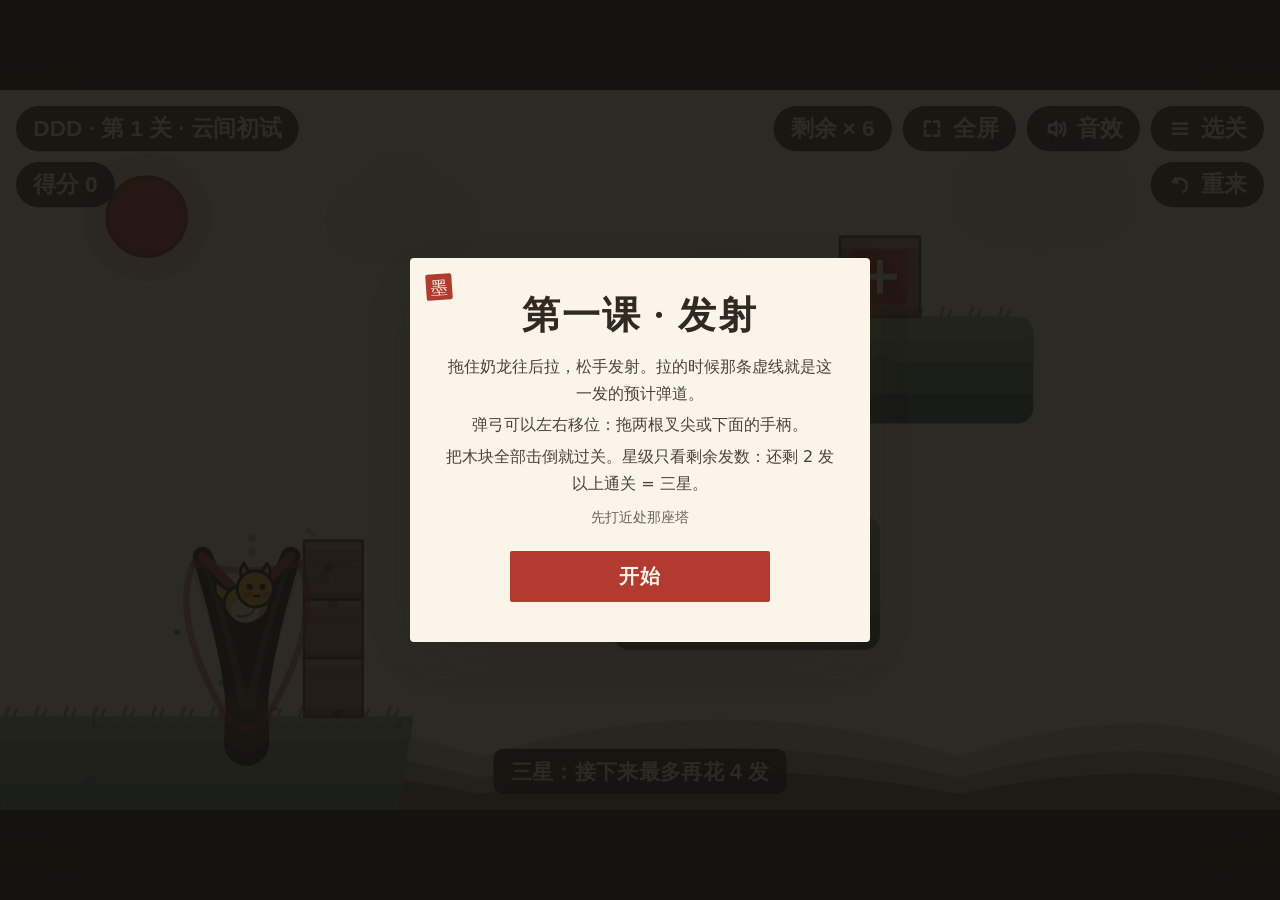
<file: ggame/index.html>
<!DOCTYPE html>
<html lang="zh-CN">
<head>
<meta charset="UTF-8">
<meta name="viewport" content="width=device-width, initial-scale=1.0, user-scalable=no">
<title>DDD</title>
<link rel="stylesheet" href="style.css">
</head>
<body>

<!-- ---------------------------------------------------------------------------
     图标库。全站一个 emoji 都不用：
     彩色 emoji 是系统字体，在 Windows 上是蓝灰的 3D 方块字，混在墨色界面里
     是全书最刺眼的一处「不属于这里」。这里每个图标都是 24×24 的线性描边，
     颜色跟着 currentColor 走，所以按钮什么色、图标就是什么色。
     --------------------------------------------------------------------------- -->
<svg width="0" height="0" style="position:absolute" aria-hidden="true" focusable="false">
  <symbol id="i-play" viewBox="0 0 24 24"><path d="M8 5.2 19 12 8 18.8Z"/></symbol>
  <symbol id="i-next" viewBox="0 0 24 24"><path d="M4 12h15"/><path d="m13 6 6 6-6 6"/></symbol>
  <symbol id="i-menu" viewBox="0 0 24 24"><path d="M4 7h16M4 12h16M4 17h16"/></symbol>
  <symbol id="i-expand" viewBox="0 0 24 24"><path d="M4 9V4h5M20 9V4h-5M4 15v5h5M20 15v5h-5"/></symbol>
  <symbol id="i-collapse" viewBox="0 0 24 24"><path d="M9 4v5H4M15 4v5h5M9 20v-5H4M15 20v-5h5"/></symbol>
  <symbol id="i-restart" viewBox="0 0 24 24"><path d="M3.2 12a8.8 8.8 0 1 0 2.7-6.4"/><path d="M3 4.4V10h5.6"/></symbol>
  <symbol id="i-sound" viewBox="0 0 24 24"><path d="M11 5 6.5 9H3v6h3.5L11 19Z"/><path d="M15.4 8.6a4.8 4.8 0 0 1 0 6.8"/><path d="M18.6 5.4a9.4 9.4 0 0 1 0 13.2"/></symbol>
  <symbol id="i-mute" viewBox="0 0 24 24"><path d="M11 5 6.5 9H3v6h3.5L11 19Z"/><path d="m16 9.5 5 5M21 9.5l-5 5"/></symbol>
  <symbol id="i-close" viewBox="0 0 24 24"><path d="M18 6 6 18M6 6l12 12"/></symbol>
  <symbol id="i-lock" viewBox="0 0 24 24"><rect x="4.5" y="10.5" width="15" height="10" rx="1.5"/><path d="M8.2 10.5V7.4a3.8 3.8 0 0 1 7.6 0v3.1"/></symbol>
  <symbol id="i-star" viewBox="0 0 24 24"><path d="M12 3 14.12 9.09 20.56 9.22 15.42 13.11 17.29 19.28 12 15.6 6.71 19.28 8.58 13.11 3.44 9.22 9.88 9.09Z"/></symbol>
  <symbol id="i-phone" viewBox="0 0 24 24"><rect x="7.5" y="2.5" width="9" height="19" rx="2"/><path d="M10.6 5.4h2.8"/></symbol>
</svg>

<div id="stage">
  <canvas id="game" width="960" height="540"></canvas>
</div>

<!-- 触屏按钮条（桌面端由 CSS 隐藏；手机上替代画布右上角那四枚小芯片）。
     横屏时它排在画布下方，竖屏时贴在屏幕底部 —— 两种状态共用 CSS 里同一处定义。 -->
<div id="touchBar">
  <button id="tbMute" class="tbtn" type="button" aria-label="音效开关"></button>
  <button id="tbFull" class="tbtn" type="button" aria-label="全屏"></button>
  <button id="tbRestart" class="tbtn" type="button" aria-label="重来"></button>
  <button id="tbSelect" class="tbtn" type="button" aria-label="选关"></button>
</div>

<!-- 竖屏游玩时的信息条：竖屏画面只有屏幕宽度的 2/5，画布上的字看不清，把信息搬到下面的操作区 -->
<div id="pvInfo"></div>

<!-- 开始界面 -->
<div id="startOverlay" class="overlay">
  <div class="panel">
    <div class="title">DDD</div>
    <div class="sub">拖住奶龙头往后拉，松手发射</div>
    <div class="sub">拖动弹弓的叉尖或手柄，可以在发射台上左右移位</div>
    <div class="sub">把堆叠的木块全部击倒，即可通关！</div>
    <div class="hint">共 4 关 · 关卡递进 · 评分星级</div>
    <button id="startBtn" class="btn" type="button"><svg class="ico solid"><use href="#i-play"/></svg><span>开始游戏</span></button>
    <button id="selectBtn" class="btn small ghost" type="button"><svg class="ico"><use href="#i-menu"/></svg><span>选关</span></button>
    <button id="fsBtn" class="btn small ghost" type="button"><svg class="ico"><use href="#i-expand"/></svg><span>全屏</span></button>
  </div>
</div>

<!-- 过关界面 -->
<div id="levelOverlay" class="overlay hidden">
  <div class="panel">
    <div class="title" id="levelTitle">第 1 关 通过！</div>
    <div class="stars" id="levelStars"></div>
    <div class="sub" id="levelScore">得分 0</div>
    <!-- 这个按钮的文字和图标都是过关时才由脚本填进去的，在那之前它是个空按钮。
         aria-label 让它在任何时刻都有可访问名 —— 否则读屏用户和静态检查
         都只看到一个没有名字的按钮。 -->
    <button id="nextBtn" class="btn" type="button" aria-label="下一关"></button>
    <button id="replayLevelBtn" class="btn small ghost" type="button"><svg class="ico"><use href="#i-restart"/></svg><span>重玩本关</span></button>
  </div>
</div>

<!-- 失败界面 -->
<div id="loseOverlay" class="overlay hidden shake">
  <div class="panel">
    <div class="title">差一点</div>
    <div class="sub">木块没有全部击倒</div>
    <button id="retryBtn" class="btn" type="button"><svg class="ico"><use href="#i-restart"/></svg><span>再来一次</span></button>
  </div>
</div>

<!-- 教学提示卡（目前只有第 1 关用；内容在 levels.js 的 teach 里，触发时机见 game.js 的 pickTeachCards）。
     它一出现整局就暂停（game.js 循环里的 paused 分支），必须点按钮关掉才继续。
     样式没有另起一套：纸面板 + 角印 + 落印动效（.overlay.shake → .panel::after 的 sealBleed）
     全部沿用失败面板那一套，只是把文案和按钮换掉。 -->
<div id="teachOverlay" class="overlay hidden shake">
  <div class="panel">
    <div class="title" id="teachTitle">教学</div>
    <div id="teachLines"></div>
    <div class="hint" id="teachHint"></div>
    <button id="teachBtn" class="btn" type="button">知道了</button>
  </div>
</div>

<!-- 选关界面 -->
<div id="selectOverlay" class="overlay hidden">
  <div class="panel wide">
    <div class="title">选择关卡</div>
    <div class="hint">通关一关才会解锁下一关</div>
    <div id="levelList" class="level-list"></div>
    <button id="selectClose" class="btn small ghost" type="button"><svg class="ico"><use href="#i-close"/></svg><span>返回</span></button>
  </div>
</div>

<!-- 视频小窗 -->
<div id="videoOverlay" class="overlay hidden">
  <div class="popup" id="popup">
    <div class="popup-title" id="popupDrag">全部通关</div>
    <button class="popup-close" id="popupClose" type="button" aria-label="关闭"><svg class="ico"><use href="#i-close"/></svg></button>
    <div class="video-wrap">
      <video id="winVideo" src="assets/video_20261012_175751.mp4" controls playsinline preload="auto"></video>
      <div id="playHint" class="hidden"><svg class="ico solid"><use href="#i-play"/></svg><span>点击播放</span></div>
    </div>
    <div class="popup-actions">
      <button id="replayBtn" class="btn small" type="button"><svg class="ico"><use href="#i-restart"/></svg><span>从头开始</span></button>
    </div>
  </div>
</div>

<!-- 竖屏提示（只在「触屏 + 竖屏」时盖在最上层） -->
<div id="rotateOverlay">
  <div class="rot-icon"><svg class="ico"><use href="#i-phone"/></svg></div>
  <div class="rot-text">请把手机横过来</div>
  <div class="rot-sub">这个游戏是 16:9 横向的，横屏才有足够的操作空间</div>
  <button id="portraitPlay" class="rot-play" type="button">仍要竖屏玩</button>
</div>

<script src="lib/matter.min.js"></script>
<!-- 关卡数据（纯数据，改木块摆放只动这个文件；必须排在 game.js 前面） -->
<script src="levels.js"></script>
<script src="game.js"></script>
</body>
</html>
</file>
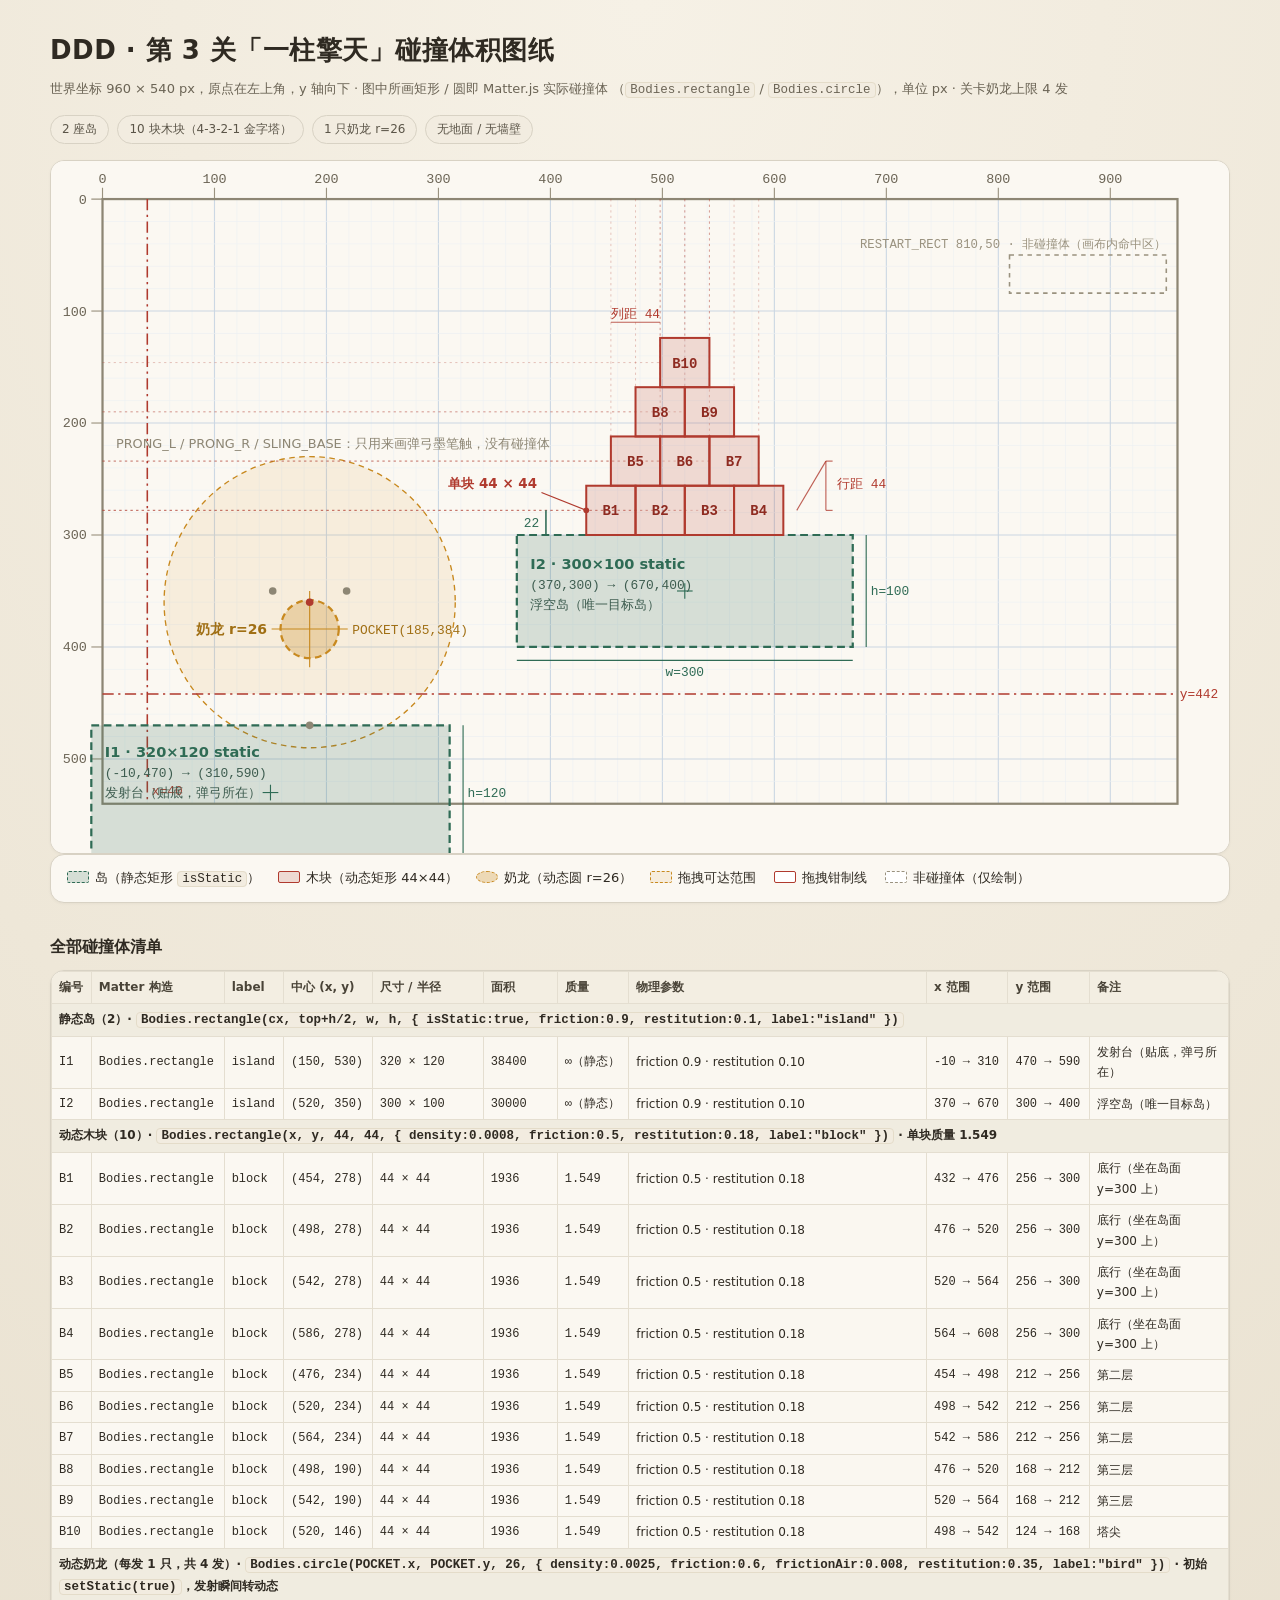
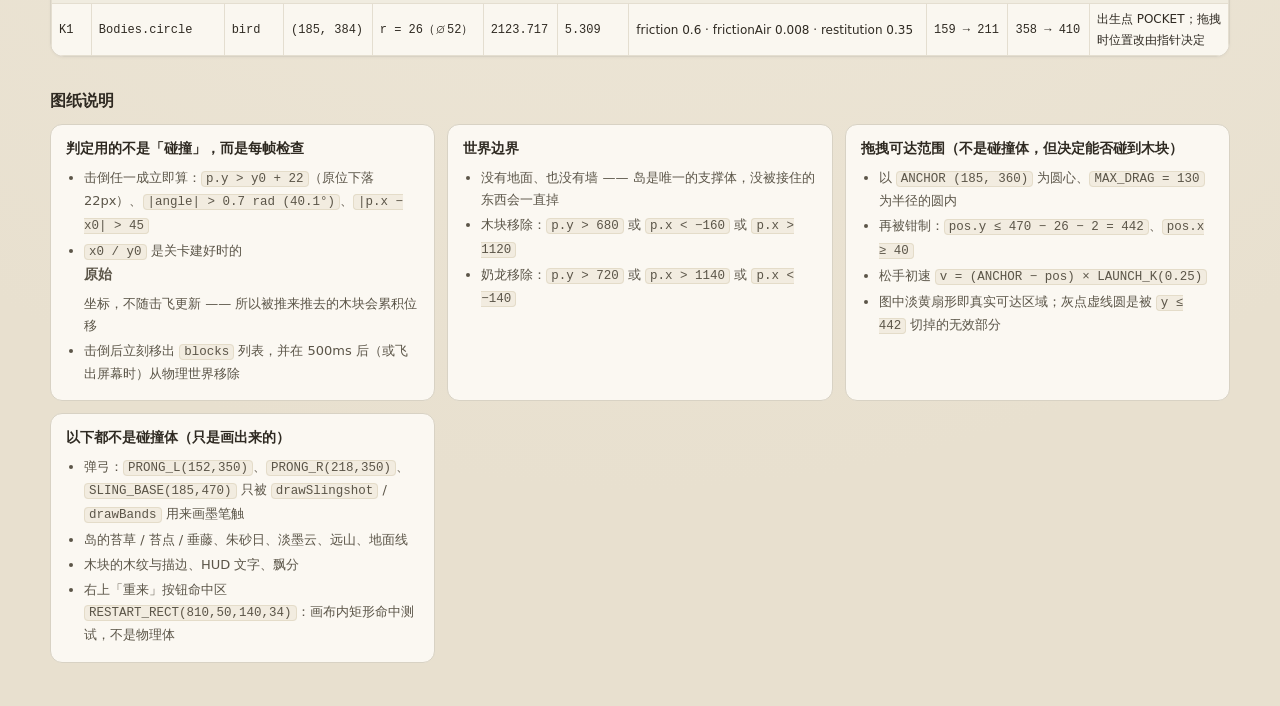
<file: ggame/design-collision-l3.html>
<!doctype html>
<html lang="zh-CN">
<head>
<meta charset="utf-8">
<meta name="viewport" content="width=device-width, initial-scale=1">
<title>DDD · 第 3 关碰撞体积图纸</title>
<style>
  :root {
    --paper: #fbf8f2; --line: #d8d2c4; --ink: #2f2a22; --dim: #6b6455;
    --static: #2f6b55; --dyn: #b03a2e; --bird: #c8891f;
  }
  * { box-sizing: border-box; }
  body {
    margin: 0; padding: 28px 20px 60px;
    background: radial-gradient(120% 90% at 50% 0%, #f6f1e6, #eee7d8 60%, #e8e0cf);
    color: var(--ink);
    font: 14px/1.7 "PingFang SC", "Microsoft YaHei", system-ui, sans-serif;
  }
  .wrap { max-width: 1180px; margin: 0 auto; }
  h1 { margin: 0 0 6px; font-size: 26px; letter-spacing: .5px; }
  .sub { margin: 0 0 14px; color: var(--dim); font-size: 13px; }
  .tags { display: flex; gap: 8px; flex-wrap: wrap; margin-bottom: 16px; }
  .tag {
    font-size: 12px; padding: 3px 11px; border-radius: 999px;
    background: #f2ece0; border: 1px solid var(--line); color: #5b5548;
  }
  .card {
    background: var(--paper); border: 1px solid var(--line); border-radius: 14px;
    padding: 14px; box-shadow: 0 1px 3px rgba(0,0,0,.04);
  }
  .board { padding: 0; overflow: hidden; }
  svg { display: block; width: 100%; height: auto; }
  h2 { font-size: 16px; margin: 30px 0 10px; }
  .legend { display: flex; gap: 18px; flex-wrap: wrap; font-size: 13px; padding: 12px 16px; }
  .legend i { display: inline-block; width: 22px; height: 12px; border-radius: 2px; vertical-align: -1px; margin-right: 6px; }
  table { width: 100%; border-collapse: collapse; font-size: 12px; }
  th, td { border: 1px solid #e4ded0; padding: 5px 7px; text-align: left; white-space: nowrap; }
  th { background: #f3eee2; font-weight: 600; color: #4a4438; }
  td.num { font-variant-numeric: tabular-nums; font-family: ui-monospace, Consolas, monospace; }
  tbody tr:nth-child(even) { background: #faf7f0; }
  .grp td { background: #f0ece0; font-weight: 600; white-space: normal; }
  th:last-child, td:last-child { white-space: normal; min-width: 104px; }
  .notes { display: grid; grid-template-columns: repeat(auto-fit, minmax(320px, 1fr)); gap: 12px; }
  .note { background: var(--paper); border: 1px solid var(--line); border-radius: 12px; padding: 12px 15px; }
  .note b { display: block; font-size: 14px; margin-bottom: 6px; }
  .note ul { margin: 0; padding-left: 18px; font-size: 13px; color: #5b5548; }
  .note li { margin: 3px 0; }
  code { background: #f2ece0; border: 1px solid #e4dcc9; border-radius: 4px; padding: 0 4px; font-size: 12.5px; }
</style>
</head>
<body>
<div class="wrap">
  <h1>DDD · 第 3 关「一柱擎天」碰撞体积图纸</h1>
  <p class="sub">
    世界坐标 960 × 540 px，原点在左上角，y 轴向下 · 图中所画矩形 / 圆即 Matter.js 实际碰撞体
    （<code>Bodies.rectangle</code> / <code>Bodies.circle</code>），单位 px · 关卡奶龙上限 4 发
  </p>
  <div class="tags">
    <span class="tag">2 座岛</span>
    <span class="tag">10 块木块（4-3-2-1 金字塔）</span>
    <span class="tag">1 只奶龙 r=26</span>
    <span class="tag">无地面 / 无墙壁</span>
  </div>

  <div class="card board"><svg id="dwg" viewBox="-46 -34 1052 618" xmlns="http://www.w3.org/2000/svg"></svg></div>

  <div class="card legend">
    <span><i style="background:rgba(47,107,85,.18);border:1.5px dashed #2f6b55"></i>岛（静态矩形 <code>isStatic</code>）</span>
    <span><i style="background:rgba(176,58,46,.16);border:1.5px solid #b03a2e"></i>木块（动态矩形 44×44）</span>
    <span><i style="background:rgba(200,137,31,.28);border:1.5px dashed #c8891f;border-radius:50%"></i>奶龙（动态圆 r=26）</span>
    <span><i style="background:rgba(200,137,31,.10);border:1px dashed #c8891f"></i>拖拽可达范围</span>
    <span><i style="background:#fff;border:1.5px solid #b03a2e"></i>拖拽钳制线</span>
    <span><i style="background:#fff;border:1px dashed #9a927f"></i>非碰撞体（仅绘制）</span>
  </div>

  <h2>全部碰撞体清单</h2>
  <div class="card" style="padding:0;overflow:auto">
    <table id="tbl">
      <thead>
        <tr><th>编号</th><th>Matter 构造</th><th>label</th><th>中心 (x, y)</th><th>尺寸 / 半径</th>
        <th>面积</th><th>质量</th><th>物理参数</th><th>x 范围</th><th>y 范围</th><th>备注</th></tr>
      </thead>
      <tbody></tbody>
    </table>
  </div>

  <h2>图纸说明</h2>
  <div class="notes">
    <div class="note">
      <b>判定用的不是「碰撞」，而是每帧检查</b>
      <ul>
        <li>击倒任一成立即算：<code>p.y &gt; y0 + 22</code>（原位下落 22px）、<code>|angle| &gt; 0.7 rad (40.1°)</code>、<code>|p.x − x0| &gt; 45</code></li>
        <li><code>x0 / y0</code> 是关卡建好时的<b>原始</b>坐标，不随击飞更新 —— 所以被推来推去的木块会累积位移</li>
        <li>击倒后立刻移出 <code>blocks</code> 列表，并在 500ms 后（或飞出屏幕时）从物理世界移除</li>
      </ul>
    </div>
    <div class="note">
      <b>世界边界</b>
      <ul>
        <li>没有地面、也没有墙 —— 岛是唯一的支撑体，没被接住的东西会一直掉</li>
        <li>木块移除：<code>p.y &gt; 680</code> 或 <code>p.x &lt; −160</code> 或 <code>p.x &gt; 1120</code></li>
        <li>奶龙移除：<code>p.y &gt; 720</code> 或 <code>p.x &gt; 1140</code> 或 <code>p.x &lt; −140</code></li>
      </ul>
    </div>
    <div class="note">
      <b>拖拽可达范围（不是碰撞体，但决定能否碰到木块）</b>
      <ul>
        <li>以 <code>ANCHOR (185, 360)</code> 为圆心、<code>MAX_DRAG = 130</code> 为半径的圆内</li>
        <li>再被钳制：<code>pos.y ≤ 470 − 26 − 2 = 442</code>、<code>pos.x ≥ 40</code></li>
        <li>松手初速 <code>v = (ANCHOR − pos) × LAUNCH_K(0.25)</code></li>
        <li>图中淡黄扇形即真实可达区域；灰点虚线圆是被 <code>y ≤ 442</code> 切掉的无效部分</li>
      </ul>
    </div>
    <div class="note">
      <b>以下都不是碰撞体（只是画出来的）</b>
      <ul>
        <li>弹弓：<code>PRONG_L(152,350)</code>、<code>PRONG_R(218,350)</code>、<code>SLING_BASE(185,470)</code> 只被 <code>drawSlingshot</code> / <code>drawBands</code> 用来画墨笔触</li>
        <li>岛的苔草 / 苔点 / 垂藤、朱砂日、淡墨云、远山、地面线</li>
        <li>木块的木纹与描边、HUD 文字、飘分</li>
        <li>右上「重来」按钮命中区 <code>RESTART_RECT(810,50,140,34)</code>：画布内矩形命中测试，不是物理体</li>
      </ul>
    </div>
  </div>
</div>

<script>
(function () {
  const NS = 'http://www.w3.org/2000/svg';
  const svg = document.getElementById('dwg');
  const el = (name, attrs, parent, text) => {
    const n = document.createElementNS(NS, name);
    for (const k in attrs) n.setAttribute(k, attrs[k]);
    if (text != null) n.textContent = text;
    (parent || svg).appendChild(n);
    return n;
  };

  // ============ 第 3 关数据（逐条对应 game.js 的 LEVELS[2]） ============
  const ISLANDS = [
    { id: 'I1', cx: 150, top: 470, w: 320, h: 120, note: '发射台（贴底，弹弓所在）', lx: 2, ly: 498 },
    { id: 'I2', cx: 520, top: 300, w: 300, h: 100, note: '浮空岛（唯一目标岛）', lx: 382, ly: 330 }
  ];
  const BLOCKS = [
    [454, 278], [498, 278], [542, 278], [586, 278],
    [476, 234], [520, 234], [564, 234],
    [498, 190], [542, 190],
    [520, 146]
  ].map((p, i) => ({ id: 'B' + (i + 1), x: p[0], y: p[1], w: 44, h: 44 }));

  const BIRD_R = 26, POCKET = { x: 185, y: 384 }, ANCHOR = { x: 185, y: 360 };
  const PRONG_L = { x: 152, y: 350 }, PRONG_R = { x: 218, y: 350 }, SLING_BASE = { x: 185, y: 470 };
  const MAX_DRAG = 130, CLAMP_Y = 442, CLAMP_X = 40;

  // ============ 网格与标尺 ============
  el('rect', { x: -46, y: -34, width: 1052, height: 618, fill: '#fbf8f2' });
  for (let x = 0; x <= 960; x += 20) {
    el('line', { x1: x, y1: 0, x2: x, y2: 540, stroke: x % 100 ? '#eef1f4' : '#ccd8e4', 'stroke-width': x % 100 ? .6 : 1 });
  }
  for (let y = 0; y <= 540; y += 20) {
    el('line', { x1: 0, y1: y, x2: 960, y2: y, stroke: y % 100 ? '#eef1f4' : '#ccd8e4', 'stroke-width': y % 100 ? .6 : 1 });
  }
  // 标尺刻度
  for (let x = 0; x <= 960; x += 100) {
    el('line', { x1: x, y1: -10, x2: x, y2: 0, stroke: '#9a927f', 'stroke-width': 1 });
    el('text', { x: x, y: -14, 'text-anchor': 'middle', 'font-size': 12, fill: '#6b6455', 'font-family': 'ui-monospace, monospace' }, null, x);
  }
  for (let y = 0; y <= 540; y += 100) {
    el('line', { x1: -10, y1: y, x2: 0, y2: y, stroke: '#9a927f', 'stroke-width': 1 });
    el('text', { x: -14, y: y + 4, 'text-anchor': 'end', 'font-size': 12, fill: '#6b6455', 'font-family': 'ui-monospace, monospace' }, null, y);
  }
  el('rect', { x: 0, y: 0, width: 960, height: 540, fill: 'none', stroke: '#8d8674', 'stroke-width': 2 });

  // ============ 拖拽可达范围 ============
  const defs = el('defs', {});
  const cp = el('clipPath', { id: 'above' }, defs);
  el('rect', { x: -400, y: -400, width: 1800, height: 842 }, cp);  // y ∈ [-400, 442]
  el('circle', { cx: ANCHOR.x, cy: ANCHOR.y, r: MAX_DRAG, fill: 'rgba(200,137,31,.10)', 'clip-path': 'url(#above)' });
  el('circle', { cx: ANCHOR.x, cy: ANCHOR.y, r: MAX_DRAG, fill: 'none', stroke: '#c8891f', 'stroke-width': 1.2, 'stroke-dasharray': '5 4' });
  // 钳制线
  el('line', { x1: 0, y1: CLAMP_Y, x2: 960, y2: CLAMP_Y, stroke: '#b03a2e', 'stroke-width': 1.4, 'stroke-dasharray': '10 4 2 4' });
  el('text', { x: 962, y: CLAMP_Y + 4, 'font-size': 11.5, fill: '#b03a2e', 'font-family': 'ui-monospace, monospace' }, null, 'y=' + CLAMP_Y);
  el('line', { x1: CLAMP_X, y1: 0, x2: CLAMP_X, y2: 540, stroke: '#b03a2e', 'stroke-width': 1.4, 'stroke-dasharray': '10 4 2 4' });
  el('text', { x: CLAMP_X + 4, y: 532, 'font-size': 11.5, fill: '#b03a2e', 'font-family': 'ui-monospace, monospace' }, null, 'x=' + CLAMP_X);

  // ============ 岛 ============
  ISLANDS.forEach(isl => {
    const x = isl.cx - isl.w / 2, y = isl.top;
    el('rect', { x, y, width: isl.w, height: isl.h, fill: 'rgba(47,107,85,.18)', stroke: '#2f6b55', 'stroke-width': 2, 'stroke-dasharray': '7 4' });
    el('text', { x: isl.lx, y: isl.ly, 'font-size': 13, 'font-weight': 700, fill: '#2f6b55' }, null, isl.id + ' · ' + isl.w + '×' + isl.h + '  static');
    el('text', { x: isl.lx, y: isl.ly + 18, 'font-size': 11.5, fill: '#3d5c4f', 'font-family': 'ui-monospace, monospace' }, null,
      '(' + x + ',' + y + ') → (' + (x + isl.w) + ',' + (y + isl.h) + ')');
    el('text', { x: isl.lx, y: isl.ly + 36, 'font-size': 11.5, fill: '#3d5c4f' }, null, isl.note);
    // 尺寸标注
    el('line', { x1: x, y1: y + isl.h + 12, x2: x + isl.w, y2: y + isl.h + 12, stroke: '#2f6b55', 'stroke-width': 1, 'marker-start': '', 'marker-end': '' });
    el('text', { x: isl.cx, y: y + isl.h + 26, 'text-anchor': 'middle', 'font-size': 11.5, fill: '#2f6b55', 'font-family': 'ui-monospace, monospace' }, null, 'w=' + isl.w);
    el('line', { x1: x + isl.w + 12, y1: y, x2: x + isl.w + 12, y2: y + isl.h, stroke: '#2f6b55', 'stroke-width': 1 });
    el('text', { x: x + isl.w + 16, y: y + isl.h / 2 + 4, 'font-size': 11.5, fill: '#2f6b55', 'font-family': 'ui-monospace, monospace' }, null, 'h=' + isl.h);
    // 中心十字
    el('line', { x1: isl.cx - 7, y1: isl.top + isl.h / 2, x2: isl.cx + 7, y2: isl.top + isl.h / 2, stroke: '#2f6b55', 'stroke-width': 1 });
    el('line', { x1: isl.cx, y1: isl.top + isl.h / 2 - 7, x2: isl.cx, y2: isl.top + isl.h / 2 + 7, stroke: '#2f6b55', 'stroke-width': 1 });
  });

  // ============ 木块 ============
  BLOCKS.forEach(b => {
    const x = b.x - b.w / 2, y = b.y - b.h / 2;
    el('rect', { x, y, width: b.w, height: b.h, fill: 'rgba(176,58,46,.16)', stroke: '#b03a2e', 'stroke-width': 1.8 });
    el('text', { x: b.x, y: b.y + 4.5, 'text-anchor': 'middle', 'font-size': 12.5, 'font-weight': 700, fill: '#8e2b21', 'font-family': 'ui-monospace, monospace' }, null, b.id);
    // 中心点到标尺的投影
    el('line', { x1: b.x, y1: 0, x2: b.x, y2: y, stroke: '#b03a2e', 'stroke-width': .5, 'stroke-dasharray': '2 3', opacity: .5 });
    el('line', { x1: 0, y1: b.y, x2: x, y2: b.y, stroke: '#b03a2e', 'stroke-width': .5, 'stroke-dasharray': '2 3', opacity: .5 });
  });
  // 木块单体外尺寸标注（拿 B1 当样板，用引线牵到空白处）
  const S = BLOCKS[0];
  el('line', { x1: S.x - 22, y1: S.y, x2: 392, y2: 262, stroke: '#b03a2e', 'stroke-width': 1 });
  el('circle', { cx: S.x - 22, cy: S.y, r: 2.6, fill: '#b03a2e' });
  el('text', { x: 388, y: 258, 'text-anchor': 'end', 'font-size': 12, 'font-weight': 700, fill: '#b03a2e' }, null, '单块 44 × 44');
  // 列间距 / 行间距
  el('line', { x1: 454, y1: 146 - 22 - 14, x2: 498, y2: 146 - 22 - 14, stroke: '#b03a2e', 'stroke-width': 1, opacity: .8 });
  el('text', { x: 476, y: 146 - 22 - 18, 'text-anchor': 'middle', 'font-size': 11.5, fill: '#b03a2e', 'font-family': 'ui-monospace, monospace' }, null, '列距 44');
  el('line', { x1: 620, y1: 278, x2: 646, y2: 234, stroke: '#b03a2e', 'stroke-width': 1, opacity: .8 });
  el('line', { x1: 646, y1: 278, x2: 646, y2: 234, stroke: '#b03a2e', 'stroke-width': 1, opacity: .8 });
  el('line', { x1: 646, y1: 278, x2: 652, y2: 278, stroke: '#b03a2e', 'stroke-width': 1, opacity: .8 });
  el('line', { x1: 646, y1: 234, x2: 652, y2: 234, stroke: '#b03a2e', 'stroke-width': 1, opacity: .8 });
  el('text', { x: 656, y: 258, 'font-size': 11.5, fill: '#b03a2e', 'font-family': 'ui-monospace, monospace' }, null, '行距 44');

  // 岛面到木块底的距离
  el('line', { x1: 396, y1: 300, x2: 396, y2: 278, stroke: '#2f6b55', 'stroke-width': 1.4 });
  el('text', { x: 390, y: 293, 'text-anchor': 'end', 'font-size': 11.5, fill: '#2f6b55', 'font-family': 'ui-monospace, monospace' }, null, '22');

  // ============ 奶龙 ============
  el('circle', { cx: POCKET.x, cy: POCKET.y, r: BIRD_R, fill: 'rgba(200,137,31,.28)', stroke: '#c8891f', 'stroke-width': 2, 'stroke-dasharray': '6 4' });
  el('line', { x1: POCKET.x - BIRD_R - 8, y1: POCKET.y, x2: POCKET.x + BIRD_R + 8, y2: POCKET.y, stroke: '#c8891f', 'stroke-width': 1 });
  el('line', { x1: POCKET.x, y1: POCKET.y - BIRD_R - 8, x2: POCKET.x, y2: POCKET.y + BIRD_R + 8, stroke: '#c8891f', 'stroke-width': 1 });
  el('text', { x: POCKET.x - BIRD_R - 12, y: POCKET.y + 4, 'text-anchor': 'end', 'font-size': 12.5, 'font-weight': 700, fill: '#a06f14' }, null, '奶龙 r=26');
  el('text', { x: POCKET.x + BIRD_R + 12, y: POCKET.y + 4, 'font-size': 11.5, fill: '#a06f14', 'font-family': 'ui-monospace, monospace' }, null, 'POCKET(185,384)');

  // 发射场参考点
  const pts = [
    ['ANCHOR', ANCHOR, '#b03a2e', '90,352'],
    ['PRONG_L', PRONG_L, '#8d8674', '-6,344'],
    ['PRONG_R', PRONG_R, '#8d8674', '6,344'],
    ['SLING_BASE', SLING_BASE, '#8d8674', '8,486']
  ];
  pts.forEach(([name, p, color, off]) => {
    el('circle', { cx: p.x, cy: p.y, r: 3.4, fill: color });
    const [dx, dy] = off.split(',').map(Number);
    el('text', {
      x: p.x + dx, y: p.y + dy,
      'text-anchor': dx < 0 ? 'end' : 'start',
      'font-size': 11.5, fill: color, 'font-family': 'ui-monospace, monospace'
    }, null, name + '(' + p.x + ',' + p.y + ')');
  });
  el('text', { x: 12, y: 222, 'font-size': 11.5, fill: '#8d8674' }, null, 'PRONG_L / PRONG_R / SLING_BASE：只用来画弹弓墨笔触，没有碰撞体');

  // ============ 非碰撞体：重来按钮命中区 ============
  el('rect', { x: 810, y: 50, width: 140, height: 34, fill: 'none', stroke: '#9a927f', 'stroke-width': 1.4, 'stroke-dasharray': '4 4' });
  el('text', { x: 950, y: 44, 'text-anchor': 'end', 'font-size': 11, fill: '#9a927f', 'font-family': 'ui-monospace, monospace' }, null, 'RESTART_RECT 810,50 · 非碰撞体（画布内命中区）');

  // ============ 清单表格 ============
  const fmt = n => (Math.round(n * 1000) / 1000).toString();
  const rows = [];
  rows.push('<tr class="grp"><td colspan="11">静态岛（2）· <code>Bodies.rectangle(cx, top+h/2, w, h, { isStatic:true, friction:0.9, restitution:0.1, label:"island" })</code></td></tr>');
  ISLANDS.forEach(isl => {
    const cy = isl.top + isl.h / 2;
    rows.push('<tr>' +
      '<td class="num">' + isl.id + '</td><td class="num">Bodies.rectangle</td><td class="num">island</td>' +
      '<td class="num">(' + isl.cx + ', ' + cy + ')</td><td class="num">' + isl.w + ' × ' + isl.h + '</td>' +
      '<td class="num">' + (isl.w * isl.h) + '</td><td class="num">∞（静态）</td>' +
      '<td>friction 0.9 · restitution 0.10</td>' +
      '<td class="num">' + (isl.cx - isl.w / 2) + ' → ' + (isl.cx + isl.w / 2) + '</td>' +
      '<td class="num">' + isl.top + ' → ' + (isl.top + isl.h) + '</td>' +
      '<td>' + isl.note + '</td></tr>');
  });
  rows.push('<tr class="grp"><td colspan="11">动态木块（10）· <code>Bodies.rectangle(x, y, 44, 44, { density:0.0008, friction:0.5, restitution:0.18, label:"block" })</code> · 单块质量 1.549</td></tr>');
  BLOCKS.forEach(b => {
    const mass = fmt(0.0008 * b.w * b.h);
    const row = ['B1', 'B2', 'B3', 'B4'].includes(b.id) ? '底行（坐在岛面 y=300 上）'
      : ['B5', 'B6', 'B7'].includes(b.id) ? '第二层'
      : ['B8', 'B9'].includes(b.id) ? '第三层' : '塔尖';
    rows.push('<tr>' +
      '<td class="num">' + b.id + '</td><td class="num">Bodies.rectangle</td><td class="num">block</td>' +
      '<td class="num">(' + b.x + ', ' + b.y + ')</td><td class="num">44 × 44</td>' +
      '<td class="num">1936</td><td class="num">' + mass + '</td>' +
      '<td>friction 0.5 · restitution 0.18</td>' +
      '<td class="num">' + (b.x - 22) + ' → ' + (b.x + 22) + '</td>' +
      '<td class="num">' + (b.y - 22) + ' → ' + (b.y + 22) + '</td>' +
      '<td>' + row + '</td></tr>');
  });
  rows.push('<tr class="grp"><td colspan="11">动态奶龙（每发 1 只，共 4 发）· <code>Bodies.circle(POCKET.x, POCKET.y, 26, { density:0.0025, friction:0.6, frictionAir:0.008, restitution:0.35, label:"bird" })</code> · 初始 <code>setStatic(true)</code>，发射瞬间转动态</td></tr>');
  rows.push('<tr>' +
    '<td class="num">K1</td><td class="num">Bodies.circle</td><td class="num">bird</td>' +
    '<td class="num">(185, 384)</td><td class="num">r = 26（⌀52）</td>' +
    '<td class="num">' + fmt(Math.PI * 26 * 26) + '</td><td class="num">' + fmt(0.0025 * Math.PI * 26 * 26) + '</td>' +
    '<td>friction 0.6 · frictionAir 0.008 · restitution 0.35</td>' +
    '<td class="num">159 → 211</td><td class="num">358 → 410</td>' +
    '<td>出生点 POCKET；拖拽时位置改由指针决定</td></tr>');
  document.querySelector('#tbl tbody').innerHTML = rows.join('');
})();
</script>
</body>
</html>
</file>
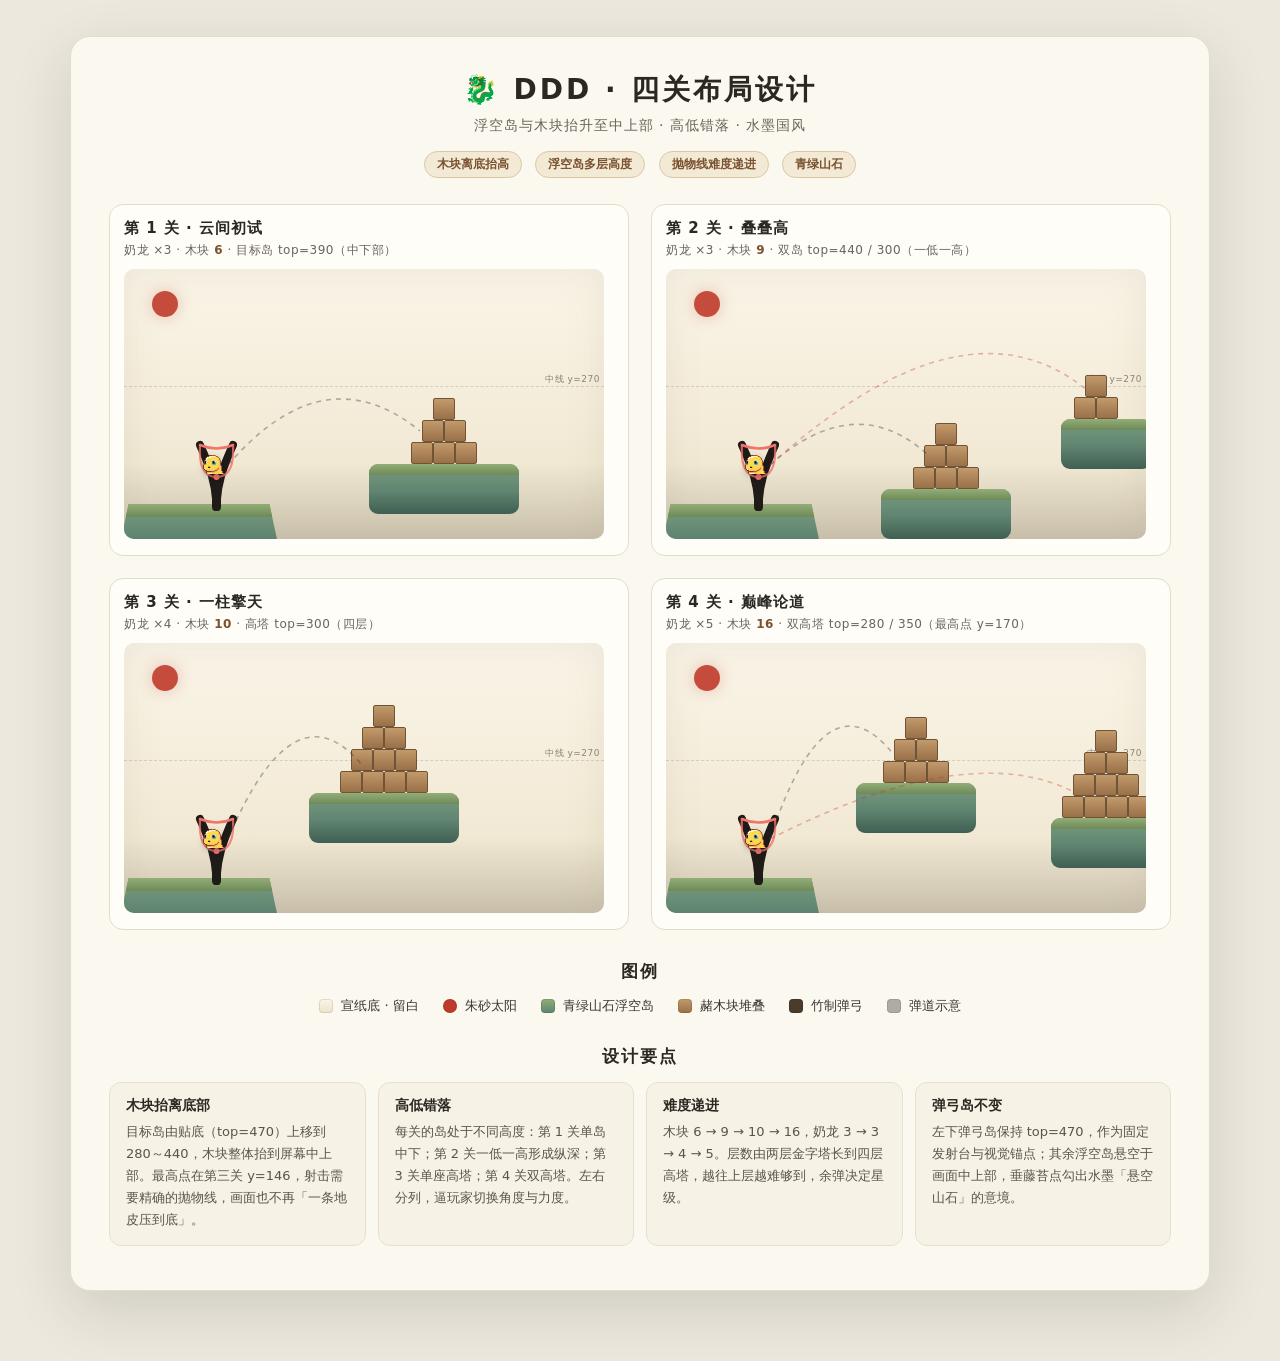
<file: ggame/design-levels.html>
<!DOCTYPE html>
<html lang="zh-CN">
<head>
<meta charset="UTF-8">
<meta name="viewport" content="width=device-width, initial-scale=1.0">
<title>DDD · 四关布局设计（水墨国风）</title>
<style>
  * { margin: 0; padding: 0; box-sizing: border-box; }
  body {
    background: #ece8de;
    font-family: "Segoe UI", "Microsoft YaHei", "KaiTi", "STKaiti", system-ui, sans-serif;
    padding: 36px 16px 70px; color: #2b2822;
  }
  .sheet {
    max-width: 1140px; margin: 0 auto; background: #fbf8f0;
    border-radius: 20px; box-shadow: 0 20px 60px rgba(40, 34, 24, 0.14);
    padding: 34px 38px 44px; border: 1px solid #e3dcc9;
  }
  header { text-align: center; margin-bottom: 26px; }
  header h1 { font-size: 28px; font-weight: 800; letter-spacing: 3px; }
  header .sub { font-size: 14px; color: #6b655a; margin-top: 8px; letter-spacing: 1px; }
  .tag-row { margin-top: 12px; }
  .tag {
    display: inline-block; font-size: 12px; font-weight: 700; color: #7a5230;
    background: #f3ead6; border: 1px solid #d8c7a6;
    padding: 4px 12px; border-radius: 999px; margin: 4px 4px 0;
  }
  .grid { display: grid; grid-template-columns: 1fr 1fr; gap: 22px; }
  .card { background: #fffdf7; border: 1px solid #e3dcc9; border-radius: 14px; padding: 14px 14px 16px; }
  .card h3 { font-size: 15px; font-weight: 800; letter-spacing: 1px; }
  .card .meta { font-size: 12px; color: #6b655a; margin: 4px 0 10px; letter-spacing: .5px; }
  .card .meta b { color: #7a5230; }

  /* 迷你场景：游戏坐标 ÷2（960×540 → 480×270） */
  .mini {
    position: relative; width: 480px; height: 270px; max-width: 100%;
    border-radius: 10px; overflow: hidden;
    background: linear-gradient(180deg, #faf5e8, #f4ecd9 55%, #ece3cb);
    box-shadow: inset 0 0 40px rgba(120, 100, 70, 0.10);
  }
  .mini .far {
    position: absolute; left: 0; right: 0; bottom: 0; height: 76px;
    background: linear-gradient(180deg, rgba(140,131,116,0), rgba(140,131,116,0.14) 40%, rgba(140,131,116,0.34));
  }
  .mini .sun {
    position: absolute; width: 26px; height: 26px; border-radius: 50%;
    background: rgba(192, 57, 43, 0.9);
    box-shadow: 0 0 16px rgba(192, 57, 43, 0.28);
  }
  .isl {
    position: absolute;
    background: linear-gradient(180deg, #7a9c80, #5f8470 55%, #3f5f52);
    clip-path: polygon(6% 0, 94% 0, 100% 74%, 82% 100%, 18% 100%, 0 74%);
  }
  .isl::before {
    content: ""; position: absolute; left: 0; right: 0; top: 0; height: 22%;
    background: linear-gradient(180deg, #93ad76, #6d8a58);
  }
  /* 浮空岛：上下等宽的长方形 + 四个角小圆角（发射台仍保留山石梯形） */
  .isl.lift { clip-path: none; border-radius: 9px; overflow: hidden; }
  .blk {
    position: absolute; width: 22px; height: 22px;
    background: linear-gradient(180deg, #c29a6b, #9a7048);
    border: 1.5px solid #6f5438; border-radius: 2px;
  }
  .sling { position: absolute; }
  .bird {
    position: absolute; width: 22px; height: 19px;
    filter: drop-shadow(0 2px 3px rgba(0, 0, 0, 0.25));
  }
  .arc { position: absolute; left: 0; top: 0; width: 480px; height: 270px; pointer-events: none; }
  .h-line {
    position: absolute; left: 0; right: 0; border-top: 1px dashed rgba(120, 110, 95, 0.25);
  }
  .h-line span {
    position: absolute; right: 4px; top: -14px; font-size: 9px;
    color: #8a8374; letter-spacing: .5px;
  }

  h2 { font-size: 17px; font-weight: 800; margin: 30px 0 14px; text-align: center; letter-spacing: 2px; }
  .legend { display: flex; flex-wrap: wrap; gap: 10px 24px; justify-content: center; margin-bottom: 6px; }
  .legend .item { font-size: 13px; color: #3a352c; display: flex; align-items: center; gap: 8px; }
  .legend .dot { width: 14px; height: 14px; border-radius: 4px; box-shadow: inset 0 0 0 1px rgba(0,0,0,.10); }
  .notes { display: grid; grid-template-columns: repeat(auto-fit, minmax(230px, 1fr)); gap: 12px; }
  .note { background: #f7f2e6; border: 1px solid #e8e0cd; border-radius: 12px; padding: 14px 16px; }
  .note b { display: block; font-size: 14px; margin-bottom: 6px; }
  .note p { font-size: 13px; color: #5b5548; line-height: 1.7; }

  @media (max-width: 1040px) {
    .grid { grid-template-columns: 1fr; }
    .mini { transform: scale(0.92); transform-origin: top left; margin-bottom: -22px; }
  }
  @media (max-width: 560px) {
    .sheet { padding: 22px 16px 30px; }
    .mini { transform: scale(0.62); transform-origin: top left; margin-bottom: -103px; }
  }
</style>
</head>
<body>

<svg style="display:none" aria-hidden="true">
  <symbol id="sling" viewBox="0 0 45 72">
    <path d="M24.5 64 C23 44 19 30 8 6" stroke="#1e1b18" stroke-width="8" stroke-linecap="round" fill="none"/>
    <path d="M24.5 64 C26 44 30 30 41 6" stroke="#1e1b18" stroke-width="8" stroke-linecap="round" fill="none"/>
    <path d="M24.5 68 L24.5 42" stroke="#1e1b18" stroke-width="9" stroke-linecap="round"/>
    <path d="M8 6 Q24.5 13 41 6" stroke="#f2736a" stroke-width="2.6" fill="none" stroke-linecap="round"/>
    <path d="M8 6 Q6 38 24.5 38 Q43 38 41 6" stroke="#f2736a" stroke-width="2.2" fill="none" stroke-linecap="round" opacity=".8"/>
    <circle cx="24.5" cy="38" r="3" fill="#f2736a"/>
  </symbol>
</svg>

<div class="sheet">
  <header>
    <h1>🐉 DDD · 四关布局设计</h1>
    <div class="sub">浮空岛与木块抬升至中上部 · 高低错落 · 水墨国风</div>
    <div class="tag-row">
      <span class="tag">木块离底抬高</span>
      <span class="tag">浮空岛多层高度</span>
      <span class="tag">抛物线难度递进</span>
      <span class="tag">青绿山石</span>
    </div>
  </header>

  <div class="grid">

    <!-- ============ 第 1 关 ============ -->
    <div class="card">
      <h3>第 1 关 · 云间初试</h3>
      <div class="meta">奶龙 ×3 · 木块 <b>6</b> · 目标岛 top=390（中下部）</div>
      <div class="mini">
        <div class="far"></div>
        <div class="sun" style="left:28px;top:22px;"></div>
        <div class="h-line" style="top:117px;"><span>中线 y=270</span></div>
        <div class="isl" style="left:-5px;top:235px;width:160px;height:60px;"></div>
        <div class="isl lift" style="left:245px;top:195px;width:150px;height:50px;"></div>
        <i class="blk" style="left:287px;top:173px;"></i>
        <i class="blk" style="left:309px;top:173px;"></i>
        <i class="blk" style="left:331px;top:173px;"></i>
        <i class="blk" style="left:298px;top:151px;"></i>
        <i class="blk" style="left:320px;top:151px;"></i>
        <i class="blk" style="left:309px;top:129px;"></i>
        <svg class="sling" style="left:68px;top:170px;" width="45" height="72"><use href="#sling"/></svg>
        <img class="bird" src="assets/nailong_head.png" alt="" style="left:79px;top:186px;">
        <svg class="arc" viewBox="0 0 480 270"><path d="M104 196 Q200 84 296 162" fill="none" stroke="rgba(60,55,45,.38)" stroke-width="1.6" stroke-dasharray="5 5"/></svg>
      </div>
    </div>

    <!-- ============ 第 2 关 ============ -->
    <div class="card">
      <h3>第 2 关 · 叠叠高</h3>
      <div class="meta">奶龙 ×3 · 木块 <b>9</b> · 双岛 top=440 / 300（一低一高）</div>
      <div class="mini">
        <div class="far"></div>
        <div class="sun" style="left:28px;top:22px;"></div>
        <div class="h-line" style="top:117px;"><span>中线 y=270</span></div>
        <div class="isl" style="left:-5px;top:235px;width:160px;height:60px;"></div>
        <div class="isl lift" style="left:215px;top:220px;width:130px;height:50px;"></div>
        <div class="isl lift" style="left:395px;top:150px;width:90px;height:50px;"></div>
        <i class="blk" style="left:247px;top:198px;"></i>
        <i class="blk" style="left:269px;top:198px;"></i>
        <i class="blk" style="left:291px;top:198px;"></i>
        <i class="blk" style="left:258px;top:176px;"></i>
        <i class="blk" style="left:280px;top:176px;"></i>
        <i class="blk" style="left:269px;top:154px;"></i>
        <i class="blk" style="left:408px;top:128px;"></i>
        <i class="blk" style="left:430px;top:128px;"></i>
        <i class="blk" style="left:419px;top:106px;"></i>
        <svg class="sling" style="left:68px;top:170px;" width="45" height="72"><use href="#sling"/></svg>
        <img class="bird" src="assets/nailong_head.png" alt="" style="left:79px;top:186px;">
        <svg class="arc" viewBox="0 0 480 270">
          <path d="M104 196 Q190 120 262 186" fill="none" stroke="rgba(60,55,45,.38)" stroke-width="1.6" stroke-dasharray="5 5"/>
          <path d="M104 196 Q300 20 422 122" fill="none" stroke="rgba(192,57,43,.35)" stroke-width="1.6" stroke-dasharray="5 5"/>
        </svg>
      </div>
    </div>

    <!-- ============ 第 3 关 ============ -->
    <div class="card">
      <h3>第 3 关 · 一柱擎天</h3>
      <div class="meta">奶龙 ×4 · 木块 <b>10</b> · 高塔 top=300（四层）</div>
      <div class="mini">
        <div class="far"></div>
        <div class="sun" style="left:28px;top:22px;"></div>
        <div class="h-line" style="top:117px;"><span>中线 y=270</span></div>
        <div class="isl" style="left:-5px;top:235px;width:160px;height:60px;"></div>
        <div class="isl lift" style="left:185px;top:150px;width:150px;height:50px;"></div>
        <i class="blk" style="left:216px;top:128px;"></i>
        <i class="blk" style="left:238px;top:128px;"></i>
        <i class="blk" style="left:260px;top:128px;"></i>
        <i class="blk" style="left:282px;top:128px;"></i>
        <i class="blk" style="left:227px;top:106px;"></i>
        <i class="blk" style="left:249px;top:106px;"></i>
        <i class="blk" style="left:271px;top:106px;"></i>
        <i class="blk" style="left:238px;top:84px;"></i>
        <i class="blk" style="left:260px;top:84px;"></i>
        <i class="blk" style="left:249px;top:62px;"></i>
        <svg class="sling" style="left:68px;top:170px;" width="45" height="72"><use href="#sling"/></svg>
        <img class="bird" src="assets/nailong_head.png" alt="" style="left:79px;top:186px;">
        <svg class="arc" viewBox="0 0 480 270">
          <path d="M104 196 Q170 40 238 122" fill="none" stroke="rgba(60,55,45,.38)" stroke-width="1.6" stroke-dasharray="5 5"/>
        </svg>
      </div>
    </div>

    <!-- ============ 第 4 关 ============ -->
    <div class="card">
      <h3>第 4 关 · 巅峰论道</h3>
      <div class="meta">奶龙 ×5 · 木块 <b>16</b> · 双高塔 top=280 / 350（最高点 y=170）</div>
      <div class="mini">
        <div class="far"></div>
        <div class="sun" style="left:28px;top:22px;"></div>
        <div class="h-line" style="top:117px;"><span>中线 y=270</span></div>
        <div class="isl" style="left:-5px;top:235px;width:160px;height:60px;"></div>
        <div class="isl lift" style="left:190px;top:140px;width:120px;height:50px;"></div>
        <div class="isl lift" style="left:385px;top:175px;width:110px;height:50px;"></div>
        <i class="blk" style="left:217px;top:118px;"></i>
        <i class="blk" style="left:239px;top:118px;"></i>
        <i class="blk" style="left:261px;top:118px;"></i>
        <i class="blk" style="left:228px;top:96px;"></i>
        <i class="blk" style="left:250px;top:96px;"></i>
        <i class="blk" style="left:239px;top:74px;"></i>
        <i class="blk" style="left:396px;top:153px;"></i>
        <i class="blk" style="left:418px;top:153px;"></i>
        <i class="blk" style="left:440px;top:153px;"></i>
        <i class="blk" style="left:462px;top:153px;"></i>
        <i class="blk" style="left:407px;top:131px;"></i>
        <i class="blk" style="left:429px;top:131px;"></i>
        <i class="blk" style="left:451px;top:131px;"></i>
        <i class="blk" style="left:418px;top:109px;"></i>
        <i class="blk" style="left:440px;top:109px;"></i>
        <i class="blk" style="left:429px;top:87px;"></i>
        <svg class="sling" style="left:68px;top:170px;" width="45" height="72"><use href="#sling"/></svg>
        <img class="bird" src="assets/nailong_head.png" alt="" style="left:79px;top:186px;">
        <svg class="arc" viewBox="0 0 480 270">
          <path d="M104 196 Q160 26 228 112" fill="none" stroke="rgba(60,55,45,.38)" stroke-width="1.6" stroke-dasharray="5 5"/>
          <path d="M104 196 Q300 96 406 148" fill="none" stroke="rgba(192,57,43,.35)" stroke-width="1.6" stroke-dasharray="5 5"/>
        </svg>
      </div>
    </div>

  </div>

  <h2>图例</h2>
  <div class="legend">
    <span class="item"><i class="dot" style="background:linear-gradient(180deg,#faf5e8,#ece3cb)"></i>宣纸底 · 留白</span>
    <span class="item"><i class="dot" style="background:#c0392b;border-radius:50%"></i>朱砂太阳</span>
    <span class="item"><i class="dot" style="background:linear-gradient(180deg,#93ad76,#5f8470)"></i>青绿山石浮空岛</span>
    <span class="item"><i class="dot" style="background:linear-gradient(180deg,#c29a6b,#9a7048)"></i>赭木块堆叠</span>
    <span class="item"><i class="dot" style="background:#4a3b2a"></i>竹制弹弓</span>
    <span class="item"><i class="dot" style="background:rgba(60,55,45,.4)"></i>弹道示意</span>
  </div>

  <h2>设计要点</h2>
  <div class="notes">
    <div class="note"><b>木块抬离底部</b><p>目标岛由贴底（top=470）上移到 280～440，木块整体抬到屏幕中上部。最高点在第三关 y=146，射击需要精确的抛物线，画面也不再「一条地皮压到底」。</p></div>
    <div class="note"><b>高低错落</b><p>每关的岛处于不同高度：第 1 关单岛中下；第 2 关一低一高形成纵深；第 3 关单座高塔；第 4 关双高塔。左右分列，逼玩家切换角度与力度。</p></div>
    <div class="note"><b>难度递进</b><p>木块 6 → 9 → 10 → 16，奶龙 3 → 3 → 4 → 5。层数由两层金字塔长到四层高塔，越往上层越难够到，余弹决定星级。</p></div>
    <div class="note"><b>弹弓岛不变</b><p>左下弹弓岛保持 top=470，作为固定发射台与视觉锚点；其余浮空岛悬空于画面中上部，垂藤苔点勾出水墨「悬空山石」的意境。</p></div>
  </div>
</div>
</body>
</html>
</file>
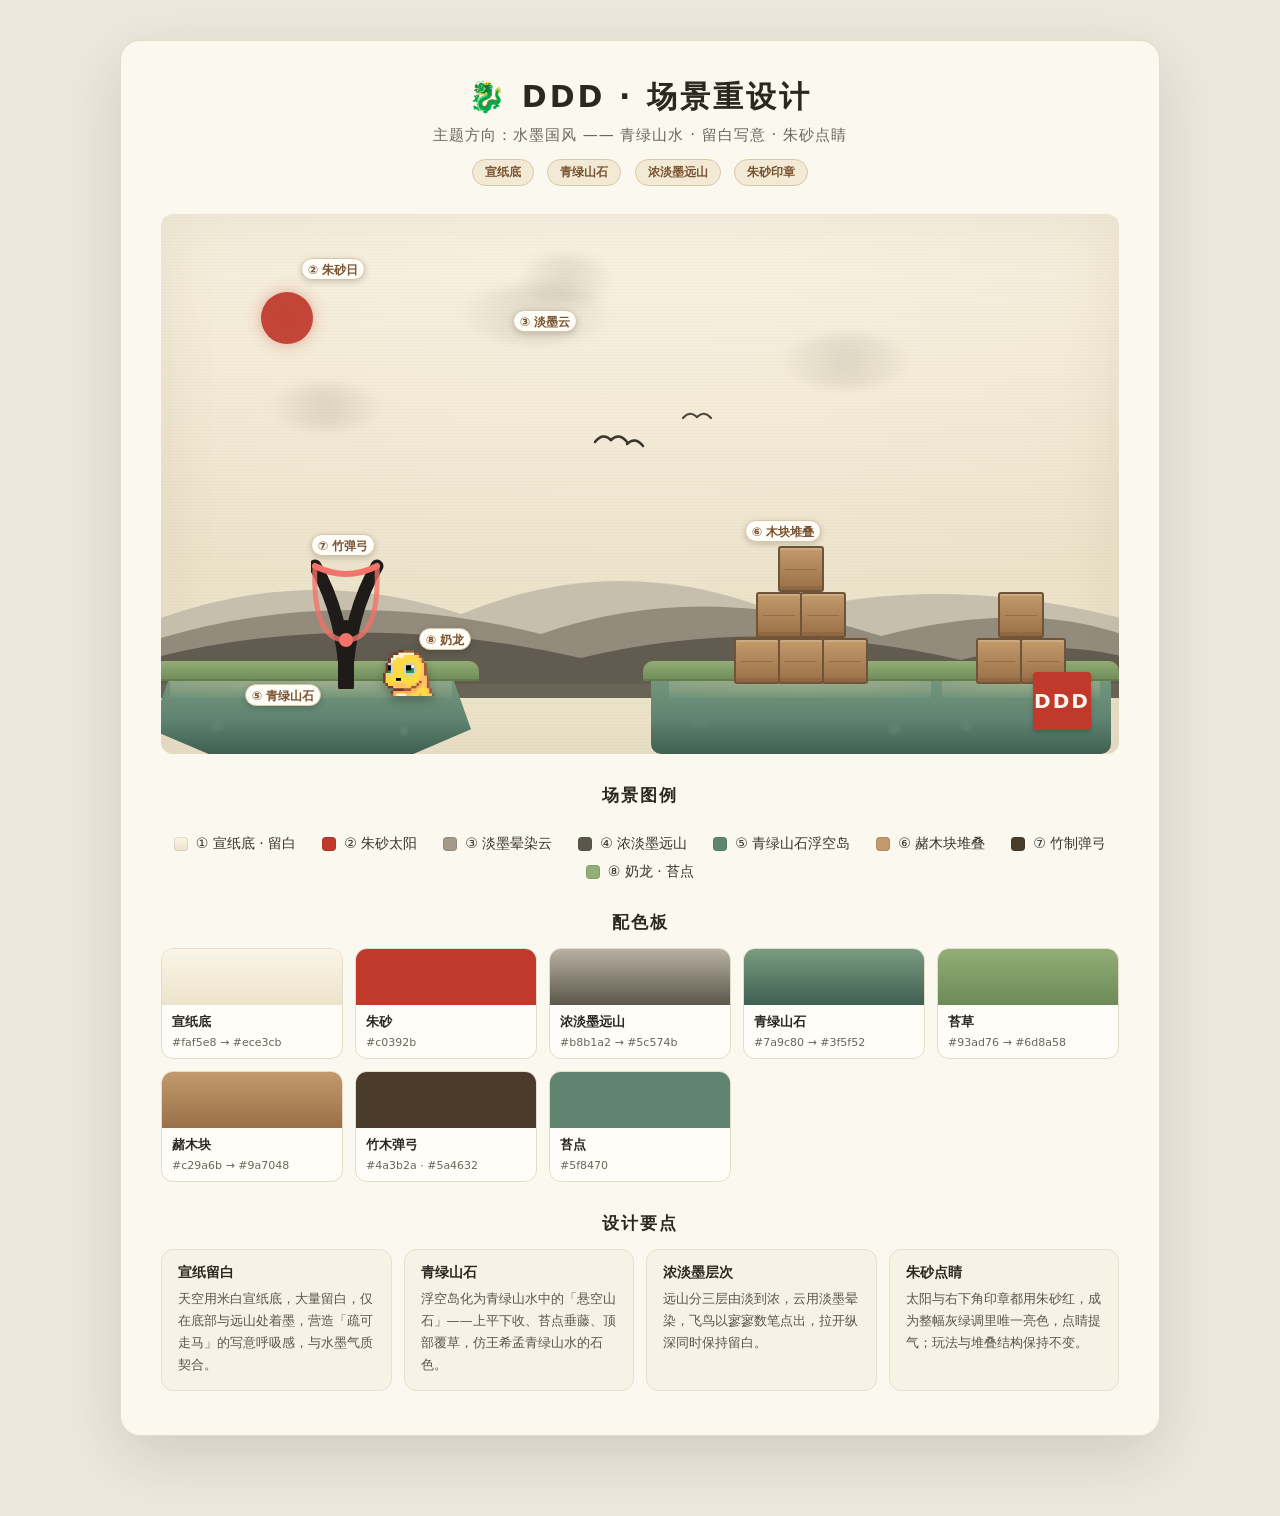
<file: ggame/design-scene.html>
<!DOCTYPE html>
<html lang="zh-CN">
<head>
<meta charset="UTF-8">
<meta name="viewport" content="width=device-width, initial-scale=1.0">
<title>DDD · 场景重设计（水墨国风）</title>
<style>
  * { margin: 0; padding: 0; box-sizing: border-box; }
  body {
    background: #ece8de;
    font-family: "Segoe UI", "Microsoft YaHei", "KaiTi", "STKaiti", system-ui, sans-serif;
    padding: 40px 16px 80px;
    color: #2b2822;
  }
  .sheet {
    max-width: 1040px;
    margin: 0 auto;
    background: #fbf8f0;
    border-radius: 20px;
    box-shadow: 0 20px 60px rgba(40, 34, 24, 0.14);
    padding: 36px 40px 44px;
    border: 1px solid #e3dcc9;
  }
  header { text-align: center; margin-bottom: 28px; }
  header h1 { font-size: 30px; font-weight: 800; letter-spacing: 3px; }
  header .sub { font-size: 15px; color: #6b655a; margin-top: 8px; letter-spacing: 1px; }
  .tag-row { margin-top: 14px; }
  .tag {
    display: inline-block;
    font-size: 12px; font-weight: 700;
    color: #7a5230;
    background: #f3ead6;
    border: 1px solid #d8c7a6;
    padding: 4px 12px; border-radius: 999px; margin: 0 4px;
  }

  /* ---------- 场景画布 ---------- */
  .scene-wrap { position: relative; width: 100%; }
  .scene {
    position: relative;
    width: 960px; height: 540px;
    max-width: 100%;
    margin: 0 auto;
    border-radius: 12px;
    overflow: hidden;
    /* 宣纸底：米白，带极淡的横向纸纹与边缘晕染 */
    background:
      radial-gradient(120% 80% at 50% -10%, #faf5e8 0%, #f4ecd9 55%, #ece3cb 100%);
    box-shadow: inset 0 0 60px rgba(120, 100, 70, 0.10);
  }
  .scene::before {
    content: ""; position: absolute; inset: 0;
    background: repeating-linear-gradient(180deg, rgba(150,130,95,0.03) 0 1px, transparent 1px 3px);
    pointer-events: none;
  }
  @media (max-width: 1000px) {
    .scene { transform: scale(0.82); transform-origin: top center; margin-bottom: -90px; }
  }
  @media (max-width: 800px) {
    .scene { transform: scale(0.62); transform-origin: top center; margin-bottom: -200px; }
  }

  /* 朱砂太阳（印章式圆 + 淡晕） */
  .sun { position: absolute; left: 82px; top: 60px; width: 88px; height: 88px;
    background: radial-gradient(circle, rgba(192,57,43,0.18) 0%, rgba(192,57,43,0) 70%); border-radius: 50%; }
  .sun-core { position: absolute; inset: 18px; background: #c0392b; border-radius: 50%;
    opacity: 0.92; box-shadow: 0 0 10px rgba(192,57,43,0.25); }

  /* 淡墨晕染云 */
  .cloud-ink { position: absolute; border-radius: 50%;
    background: radial-gradient(circle, rgba(110,100,85,0.16), rgba(110,100,85,0));
    filter: blur(5px); }

  /* 远山（浓淡墨） */
  .mountain { position: absolute; left: 0; right: 0; }

  /* 青绿山石浮空岛 */
  .island { position: absolute; }
  .island .rock {
    position: absolute; bottom: 0; left: 0; width: 100%; height: 100%;
    background: linear-gradient(180deg, #7a9c80 0%, #5f8470 60%, #3f5f52 100%);
    clip-path: polygon(7% 0%, 93% 0%, 100% 72%, 82% 100%, 18% 100%, 0% 72%);
  }
  .island .rock::after {
    content: ""; position: absolute; left: 6%; right: 6%; top: 10%; height: 26%;
    background: radial-gradient(120% 90% at 50% 30%, rgba(240,220,170,0.35), rgba(240,220,170,0));
  }
  /* 浮空岛：上下等宽的长方形 + 四个角小圆角（弹弓岛仍保留山石梯形） */
  .island.float .rock { clip-path: none; border-radius: 10px; }
  .island .grass {
    position: absolute; left: -8px; top: -5px; width: calc(100% + 16px); height: 20px;
    background: linear-gradient(180deg, #93ad76, #6d8a58);
    border-radius: 10px 10px 0 0;
    box-shadow: inset 0 -2px 0 rgba(0,0,0,0.10);
  }
  .island .moss { position: absolute; width: 14px; height: 14px; border-radius: 50%;
    background: radial-gradient(circle, #5f8470, rgba(95,132,112,0)); }
  .island .vine {
    position: absolute; bottom: -22px; width: 5px;
    background: linear-gradient(180deg, #4a5f52, #2f4138);
    border-radius: 0 0 4px 4px;
  }

  /* 赭木块 */
  .block {
    position: absolute;
    background: linear-gradient(180deg, #c29a6b, #9a7048);
    border: 2px solid #6f5438;
    border-radius: 3px;
    box-shadow: inset 0 -4px 0 rgba(0,0,0,0.08), inset 0 2px 0 rgba(255,255,255,0.16);
  }
  .block::after {
    content: ""; position: absolute; left: 5px; right: 5px; top: 50%;
    height: 1px; background: rgba(90,66,40,0.32);
  }

  /* 印章 */
  .seal {
    position: absolute; background: #c0392b; color: #fdf8ef;
    border-radius: 4px; text-align: center; font-weight: 800;
    box-shadow: 0 2px 4px rgba(0,0,0,0.2); letter-spacing: 2px;
    display: flex; align-items: center; justify-content: center;
  }

  /* 标注徽章 */
  .pin {
    position: absolute; min-width: 22px; height: 22px; line-height: 22px;
    background: #fffdf7; color: #7a5230; font-size: 12px; font-weight: 800;
    text-align: center; border-radius: 999px; padding: 0 6px;
    box-shadow: 0 2px 6px rgba(0,0,0,0.18); border: 1px solid #d8c7a6;
  }

  /* ---------- 图例 & 配色 ---------- */
  .legend { display: flex; flex-wrap: wrap; gap: 10px 26px; margin: 28px 0 6px; justify-content: center; }
  .legend .item { font-size: 14px; color: #3a352c; display: flex; align-items: center; gap: 8px; }
  .legend .dot { width: 14px; height: 14px; border-radius: 4px; flex: 0 0 auto;
    box-shadow: inset 0 0 0 1px rgba(0,0,0,0.10); }

  h2 { font-size: 17px; font-weight: 800; color: #2b2822; margin: 30px 0 14px; text-align: center; letter-spacing: 2px; }
  .palette { display: grid; grid-template-columns: repeat(auto-fit, minmax(150px, 1fr)); gap: 12px; }
  .swatch { border-radius: 12px; overflow: hidden; border: 1px solid #e3dcc9; background: #fffdf7; }
  .swatch .color { height: 56px; }
  .swatch .meta { padding: 8px 10px; }
  .swatch .meta b { display: block; font-size: 13px; color: #2b2822; }
  .swatch .meta span { font-size: 11px; color: #6b655a; }

  .notes { display: grid; grid-template-columns: repeat(auto-fit, minmax(220px, 1fr)); gap: 12px; margin-top: 4px; }
  .note { background: #f7f2e6; border: 1px solid #e8e0cd; border-radius: 12px; padding: 14px 16px; }
  .note b { display: block; font-size: 14px; color: #2b2822; margin-bottom: 6px; }
  .note p { font-size: 13px; color: #5b5548; line-height: 1.7; }
</style>
</head>
<body>
<div class="sheet">
  <header>
    <h1>🐉 DDD · 场景重设计</h1>
    <div class="sub">主题方向：水墨国风 —— 青绿山水 · 留白写意 · 朱砂点睛</div>
    <div class="tag-row">
      <span class="tag">宣纸底</span>
      <span class="tag">青绿山石</span>
      <span class="tag">浓淡墨远山</span>
      <span class="tag">朱砂印章</span>
    </div>
  </header>

  <div class="scene-wrap">
    <div class="scene">

      <!-- 朱砂太阳 -->
      <div class="sun"><div class="sun-core"></div></div>

      <!-- 淡墨晕染云 -->
      <div class="cloud-ink" style="left:300px; top:70px; width:150px; height:60px;"></div>
      <div class="cloud-ink" style="left:360px; top:40px; width:90px; height:50px;"></div>
      <div class="cloud-ink" style="left:620px; top:120px; width:130px; height:54px;"></div>
      <div class="cloud-ink" style="left:110px; top:170px; width:110px; height:46px;"></div>

      <!-- 远山（浓淡墨三层） -->
      <svg class="mountain" style="bottom:86px; height:150px;" viewBox="0 0 960 150" preserveAspectRatio="none">
        <path d="M0 150 L0 100 Q150 46 300 96 Q460 30 620 96 Q780 54 960 100 L960 150 Z" fill="#b8b1a2" opacity="0.7"/>
      </svg>
      <svg class="mountain" style="bottom:70px; height:130px;" viewBox="0 0 960 130" preserveAspectRatio="none">
        <path d="M0 130 L0 84 Q180 30 380 80 Q540 24 720 82 Q860 46 960 80 L960 130 Z" fill="#8a8374" opacity="0.85"/>
      </svg>
      <svg class="mountain" style="bottom:56px; height:110px;" viewBox="0 0 960 110" preserveAspectRatio="none">
        <path d="M0 110 L0 68 Q200 20 420 70 Q600 26 800 72 Q890 50 960 68 L960 110 Z" fill="#5c574b" opacity="0.9"/>
      </svg>

      <!-- 浮空岛 1（弹弓岛） -->
      <div class="island" style="left:-10px; top:452px; width:320px; height:88px;">
        <div class="rock"></div>
        <div class="grass"></div>
        <div class="moss" style="left:60px; top:52px;"></div>
        <div class="moss" style="left:248px; top:60px; width:10px; height:10px;"></div>
        <div class="vine" style="left:46px;"></div>
        <div class="vine" style="left:238px;"></div>
      </div>

      <!-- 浮空岛 2（金字塔岛） -->
      <div class="island float" style="left:490px; top:452px; width:300px; height:88px;">
        <div class="rock"></div>
        <div class="grass"></div>
        <div class="moss" style="left:42px; top:48px;"></div>
        <div class="moss" style="left:236px; top:56px;"></div>
        <div class="vine" style="left:40px;"></div>
        <div class="vine" style="left:230px;"></div>
      </div>

      <!-- 浮空岛 3（小塔岛） -->
      <div class="island float" style="left:770px; top:452px; width:180px; height:88px;">
        <div class="rock"></div>
        <div class="grass"></div>
        <div class="moss" style="left:28px; top:52px;"></div>
        <div class="vine" style="left:30px;"></div>
      </div>

      <!-- 木块金字塔（岛2，cx≈640） -->
      <div class="block" style="left:573px; top:424px; width:46px; height:46px;"></div>
      <div class="block" style="left:617px; top:424px; width:46px; height:46px;"></div>
      <div class="block" style="left:661px; top:424px; width:46px; height:46px;"></div>
      <div class="block" style="left:595px; top:378px; width:46px; height:46px;"></div>
      <div class="block" style="left:639px; top:378px; width:46px; height:46px;"></div>
      <div class="block" style="left:617px; top:332px; width:46px; height:46px;"></div>

      <!-- 木块小塔（岛3，cx≈860） -->
      <div class="block" style="left:815px; top:424px; width:46px; height:46px;"></div>
      <div class="block" style="left:859px; top:424px; width:46px; height:46px;"></div>
      <div class="block" style="left:837px; top:378px; width:46px; height:46px;"></div>

      <!-- 水墨弹弓 -->
      <svg style="position:absolute; left:150px; top:330px; width:80px; height:145px;" viewBox="0 0 80 145">
        <path d="M35 138 C33 96 24 56 4 22" stroke="#1e1b18" stroke-width="13" stroke-linecap="round" fill="none"/>
        <path d="M35 138 C37 96 46 56 66 22" stroke="#1e1b18" stroke-width="13" stroke-linecap="round" fill="none"/>
        <path d="M35 142 L35 84" stroke="#1e1b18" stroke-width="16" stroke-linecap="round"/>
        <path d="M4 22 Q35 38 66 22" stroke="#f2736a" stroke-width="6" fill="none" stroke-linecap="round"/>
        <path d="M4 22 Q1 96 35 96 Q69 96 66 22" stroke="#f2736a" stroke-width="5" fill="none" stroke-linecap="round" opacity=".78"/>
        <circle cx="35" cy="96" r="7" fill="#f2736a"/>
      </svg>

      <!-- 奶龙 -->
      <img src="assets/nailong_head.png" alt="奶龙" style="position:absolute; left:222px; top:436px; width:54px; height:46px; filter: drop-shadow(0 4px 5px rgba(0,0,0,0.28));">

      <!-- 墨色飞鸟 -->
      <svg style="position:absolute; left:430px; top:210px; width:60px; height:30px;" viewBox="0 0 60 30">
        <g stroke="#3a352c" stroke-width="2.5" fill="none" stroke-linecap="round">
          <path d="M4 18 Q12 8 20 16"/>
          <path d="M20 16 Q28 8 36 18"/>
          <path d="M36 20 Q44 12 52 22"/>
        </g>
      </svg>
      <svg style="position:absolute; left:520px; top:190px; width:40px; height:22px;" viewBox="0 0 40 22">
        <g stroke="#4a463d" stroke-width="2.2" fill="none" stroke-linecap="round">
          <path d="M2 14 Q9 6 16 13"/>
          <path d="M16 13 Q23 6 30 14"/>
        </g>
      </svg>

      <!-- 朱砂印章 -->
      <div class="seal" style="right:28px; bottom:24px; width:58px; height:58px; font-size:20px;">DDD</div>

      <!-- 标注 -->
      <div class="pin" style="left:140px; top:44px;">② 朱砂日</div>
      <div class="pin" style="left:352px; top:96px;">③ 淡墨云</div>
      <div class="pin" style="left:84px; top:470px;">⑤ 青绿山石</div>
      <div class="pin" style="left:584px; top:306px;">⑥ 木块堆叠</div>
      <div class="pin" style="left:150px; top:320px;">⑦ 竹弹弓</div>
      <div class="pin" style="left:258px; top:414px;">⑧ 奶龙</div>
    </div>
  </div>

  <h2>场景图例</h2>
  <div class="legend">
    <span class="item"><i class="dot" style="background:linear-gradient(180deg,#faf5e8,#ece3cb)"></i>① 宣纸底 · 留白</span>
    <span class="item"><i class="dot" style="background:#c0392b"></i>② 朱砂太阳</span>
    <span class="item"><i class="dot" style="background:#a39a89"></i>③ 淡墨晕染云</span>
    <span class="item"><i class="dot" style="background:#5c574b"></i>④ 浓淡墨远山</span>
    <span class="item"><i class="dot" style="background:#5f8470"></i>⑤ 青绿山石浮空岛</span>
    <span class="item"><i class="dot" style="background:#c29a6b"></i>⑥ 赭木块堆叠</span>
    <span class="item"><i class="dot" style="background:#4a3b2a"></i>⑦ 竹制弹弓</span>
    <span class="item"><i class="dot" style="background:#93ad76"></i>⑧ 奶龙 · 苔点</span>
  </div>

  <h2>配色板</h2>
  <div class="palette">
    <div class="swatch"><div class="color" style="background:linear-gradient(180deg,#faf5e8,#f4ecd9,#ece3cb)"></div><div class="meta"><b>宣纸底</b><span>#faf5e8 → #ece3cb</span></div></div>
    <div class="swatch"><div class="color" style="background:#c0392b"></div><div class="meta"><b>朱砂</b><span>#c0392b</span></div></div>
    <div class="swatch"><div class="color" style="background:linear-gradient(180deg,#b8b1a2,#5c574b)"></div><div class="meta"><b>浓淡墨远山</b><span>#b8b1a2 → #5c574b</span></div></div>
    <div class="swatch"><div class="color" style="background:linear-gradient(180deg,#7a9c80,#3f5f52)"></div><div class="meta"><b>青绿山石</b><span>#7a9c80 → #3f5f52</span></div></div>
    <div class="swatch"><div class="color" style="background:linear-gradient(180deg,#93ad76,#6d8a58)"></div><div class="meta"><b>苔草</b><span>#93ad76 → #6d8a58</span></div></div>
    <div class="swatch"><div class="color" style="background:linear-gradient(180deg,#c29a6b,#9a7048)"></div><div class="meta"><b>赭木块</b><span>#c29a6b → #9a7048</span></div></div>
    <div class="swatch"><div class="color" style="background:#4a3b2a"></div><div class="meta"><b>竹木弹弓</b><span>#4a3b2a · #5a4632</span></div></div>
    <div class="swatch"><div class="color" style="background:#5f8470"></div><div class="meta"><b>苔点</b><span>#5f8470</span></div></div>
  </div>

  <h2>设计要点</h2>
  <div class="notes">
    <div class="note"><b>宣纸留白</b><p>天空用米白宣纸底，大量留白，仅在底部与远山处着墨，营造「疏可走马」的写意呼吸感，与水墨气质契合。</p></div>
    <div class="note"><b>青绿山石</b><p>浮空岛化为青绿山水中的「悬空山石」——上平下收、苔点垂藤、顶部覆草，仿王希孟青绿山水的石色。</p></div>
    <div class="note"><b>浓淡墨层次</b><p>远山分三层由淡到浓，云用淡墨晕染，飞鸟以寥寥数笔点出，拉开纵深同时保持留白。</p></div>
    <div class="note"><b>朱砂点睛</b><p>太阳与右下角印章都用朱砂红，成为整幅灰绿调里唯一亮色，点睛提气；玩法与堆叠结构保持不变。</p></div>
  </div>
</div>
</body>
</html>
</file>
<file: ggame/style.css>
/* DDD —— 界面样式
 * ---------------------------------------------------------------------------
 * 视觉语言：一纸水墨。宣纸为底、浓墨为骨、朱砂为记。
 *
 * 【改这个文件之前先读这四条】
 *   1. 只用 :root 里的 token，不写裸色值、不写裸字号、不写裸圆角。
 *   2. 不用渐变、不用彩色 emoji、不用「深底 + 亮边」的 1px 描边。
 *      图标一律走 index.html 里的 <symbol> + <use>。
 *   3. 正文对比度 ≥ 4.5:1，大字号与图形 ≥ 3:1。
 *      --ink-3 是承载文字的下限；--ink-4 只许做分隔线、描边这类装饰。
 *   4. 圆角只有 --r-chip / --r-card / --r-panel 三档（2~4px）。
 *      这里是裁纸，不是药丸；12px 以上的圆角一律不要。
 */
:root {
  /* 纸 —— 由亮到暗三档 */
  --paper:    #faf5e8;
  --paper-2:  #f2e9d6;
  --paper-3:  #e8dcc3;

  /* 墨 —— 由浓到淡四档 */
  --ink:      #2f2a22;
  --ink-2:    #4a4438;
  --ink-3:    #6b6353;
  --ink-4:    #8a7f6b;   /* 装饰专用，禁止承载文字：对 --paper 只有 3.62:1 */

  /* 朱砂 —— 全站唯一的强调色 */
  --seal:      #b23a2e;
  --seal-deep: #8f2c22;
  --seal-wash: rgba(178, 58, 46, 0.10);

  /* 石绿 —— 只在选关卡片的界格线上出现 */
  --jade:      #5f8470;
  --jade-deep: #3f5f52;

  /* 装裱底 —— 画布外面那一圈暗色，不再是原来的蓝 */
  --mount:   #16140f;
  --mount-2: #221e17;
  --scrim:   rgba(22, 20, 15, 0.68);

  /* 字体：标题用宋、正文用黑。两个都留系统兜底，不引外链字体。
     西文排在 SimSun 之前 —— CSS 是逐字回退的，Georgia/Palatino 只吃拉丁字母和数字，
     汉字继续落到 SimSun，这样「DDD」不会用宋体那套发虚的拉丁字形。 */
  --font-display: "Source Han Serif SC", "Noto Serif SC", "Songti SC", "STSong",
                  "Palatino Linotype", "Book Antiqua", Georgia, "SimSun", serif;
  --font-body: "Segoe UI", "Microsoft YaHei", "PingFang SC", system-ui, sans-serif;

  /* 间距：4 的倍数，只许用这六档 */
  --s1: 4px;
  --s2: 8px;
  --s3: 12px;
  --s4: 16px;
  --s5: 24px;
  --s6: 32px;

  /* 圆角：三档，都是「裁纸」级别的直角 */
  --r-chip:  2px;
  --r-card:  3px;
  --r-panel: 4px;

  /* 阴影：全站只有两条，而且都带纸的色相、不用纯黑。
     负 spread 是关键 —— 正 spread 会让阴影从四周鼓出来，看着像浮起的贴纸；
     收进去以后只有下缘有厚度，才像纸压在纸上。 */
  --lift:      0 18px 44px -12px rgba(46, 42, 36, 0.30);
  --lift-soft: 0 8px 20px -8px rgba(46, 42, 36, 0.22);
  --edge:      0 1px 0 rgba(46, 42, 36, 0.10);

  /* 字号：全站六档 */
  --t-xs: 12px;
  --t-sm: 14px;
  --t-md: 16px;
  --t-lg: 20px;
  --t-xl: 28px;
  --t-2xl: 38px;

  /* 动效：一条曲线、一个时长。不再有回弹过冲。 */
  --ease: cubic-bezier(0.22, 0.61, 0.36, 1);
  --dur: 0.26s;
  --dur-fast: 0.14s;
}

* { margin: 0; padding: 0; box-sizing: border-box; }

html, body {
  width: 100%;
  height: 100%;
  overflow: hidden;
  background: var(--mount);
  color: var(--paper);
  font-family: var(--font-body);
  font-size: var(--t-md);
  user-select: none;
  -webkit-user-select: none;
  overscroll-behavior: none;
  touch-action: none;               /* 禁掉页面滚动 / 下拉刷新 / 双击缩放 */
}
* {
  -webkit-tap-highlight-color: transparent;
  -webkit-touch-callout: none;
}

body {
  display: flex;
  align-items: center;
  justify-content: center;
}

/* ---------- 画面 ---------- */
#stage {
  width: min(100vw, calc(100vh * 16 / 9));
  height: auto;
  position: relative;
}

#game {
  width: 100%;
  height: auto;                     /* 高度由 canvas 的 16:9 固有比例决定 */
  display: block;
  touch-action: none;
  box-shadow: var(--lift);          /* 宣纸裱在暗底上，只有一条投影，没有圆角、没有描边 */
}

/* 全屏时贴边 */
body:fullscreen #game,
body:-webkit-full-screen #game {
  box-shadow: none;
}

/* ---------- 图标 ---------- */
/* 所有图标共用一套线性参数：1.9 描边、圆头圆角、跟着 currentColor 走 */
.ico {
  width: 1em;
  height: 1em;
  flex: none;
  fill: none;
  stroke: currentColor;
  stroke-width: 1.9;
  stroke-linecap: round;
  stroke-linejoin: round;
  vertical-align: -0.135em;
}
.ico.solid { fill: currentColor; stroke: none; }

/* ---------- 覆盖层 ---------- */
@keyframes overlayIn { from { opacity: 0; } to { opacity: 1; } }
/* 落印 —— 全站的签名动作，就是「纸压下来」这一下：
   起手略小、略糊，收笔落在实处。刻意不做回弹过冲（控制点 y > 1 那种），
   过冲是果冻，落印是一次压实。 */
@keyframes panelIn {
  from { opacity: 0; transform: scale(0.96); filter: blur(6px); }
  to   { opacity: 1; transform: scale(1);    filter: blur(0); }
}
/* 失败 —— 不是左右晃。晃是「机器在抖」，读起来像故障，不是「你输了」。
   改成朱砂从纸背洇出来：面板位置一动不动，只有一圈红从边缘化开。
   挂在 ::after 上而不是面板本身，因为面板的 box-shadow 要留给 --lift。 */
@keyframes sealBleed {
  0%   { opacity: 0.55; box-shadow: 0 0 0 0 rgba(178, 58, 46, 0.45); }
  100% { opacity: 0;    box-shadow: 0 0 0 18px rgba(178, 58, 46, 0); }
}
/* 星 —— 落印的小号版本，同样不过冲 */
@keyframes starPop {
  from { opacity: 0; transform: scale(0.96); }
  to   { opacity: 1; transform: scale(1); }
}

.overlay {
  position: fixed;
  inset: 0;
  z-index: 20;
  display: flex;
  flex-direction: column;
  align-items: center;
  justify-content: center;
  padding: var(--s5) var(--s4);
  overflow-y: auto;
  background: var(--scrim);
  animation: overlayIn 0.2s var(--ease) both;
  touch-action: pan-y;              /* body 上是 none，这里单独放开，弹窗高了才能滚 */
}
.overlay.hidden { display: none; }
/* 用 margin:auto 而不是 justify-content 居中：内容超高时不会把顶部裁掉 */
.overlay > * { margin: auto; }

/* ---------- 宣纸面板 ---------- */
.panel {
  position: relative;
  width: 100%;
  max-width: 460px;
  padding: var(--s6) var(--s6) var(--s5);
  text-align: center;
  background: var(--paper);
  border-radius: var(--r-panel);
  box-shadow: var(--lift);
  animation: panelIn var(--dur) var(--ease) both;
}
/* 角印：一方案朱砂印压在面板左上角，全站唯一的「钤印」记号。
   上一版是 11px 实心方块、方方正正缩在角里 —— 渲染出来不像印章，
   像一个没摆正的元素（1440×900 的过关面板上尤其明显）。
   真正的印有两件事：一个反白的字，和一点点歪。 */
.panel::before {
  content: "墨";
  position: absolute;
  top: var(--s4);
  left: var(--s4);
  width: 26px;
  height: 26px;
  display: grid;
  place-items: center;
  font-family: var(--font-title);
  font-size: 17px;
  line-height: 1;
  color: var(--paper);
  background: var(--seal);
  border-radius: 2px;
  transform: rotate(-4deg);
  pointer-events: none;
  user-select: none;
}

.panel .title {
  font-family: var(--font-display);
  font-size: var(--t-2xl);
  font-weight: 700;
  letter-spacing: 0.06em;
  color: var(--ink);
  margin-bottom: var(--s3);
}
.panel .sub {
  font-size: var(--t-md);
  line-height: 1.7;
  color: var(--ink-2);
  margin: var(--s1) 0;
}
.panel .hint {
  font-size: var(--t-sm);
  color: var(--ink-3);
  margin: var(--s3) 0 var(--s5);
}

/* 失败弹窗：落印之后朱砂从纸背洇一圈。位置不动。 */
.panel::after {
  content: "";
  position: absolute;
  inset: -1px;
  border-radius: inherit;
  pointer-events: none;
  opacity: 0;
}
.overlay.shake .panel::after {
  animation: sealBleed 0.52s 0.24s var(--ease) both;
}

/* ---------- 星级 ---------- */
.stars {
  display: flex;
  align-items: center;
  justify-content: center;
  gap: var(--s2);
  margin: var(--s3) 0 var(--s4);
}
/* 星星是 <svg>，不是「★」这个字符：字符在不同系统上会被 emoji 字体截走，
   而且没法只填一半。fill/stroke 必须直接落在 svg 上，靠 span 继承会被 .ico 的
   fill:none 顶掉（.ico 直接命中 svg，继承值赢不了）。 */
.stars .ico { width: 40px; height: 40px; }
.stars .on  .ico { fill: var(--seal); stroke: var(--seal); }
/* 未点亮的星：空心 + 淡墨。它是「没拿到」，不是「看不见」—— 对纸面 5.46:1 */
.stars .off .ico { fill: none; stroke: var(--ink-3); stroke-width: 1.5; }
.stars .pop { animation: starPop 0.3s var(--ease) both; }

/* ---------- 按钮 ---------- */
.btn {
  display: inline-flex;
  align-items: center;
  justify-content: center;
  gap: var(--s2);
  font-family: var(--font-body);
  font-size: var(--t-lg);
  font-weight: 700;
  letter-spacing: 0.04em;
  color: var(--paper);
  background: var(--seal);
  border: none;
  border-radius: var(--r-chip);
  padding: var(--s3) var(--s5);
  margin: var(--s1) var(--s1) 0;
  cursor: pointer;
  transition: background var(--dur-fast) var(--ease), transform 0.08s var(--ease);
}
.btn:hover  { background: var(--seal-deep); }
.btn:active { transform: translateY(1px); }
.btn.small  { font-size: var(--t-md); padding: var(--s2) var(--s4); }
.btn .ico { width: 1.05em; height: 1.05em; }
/* 主按钮独占一行：它是这一屏唯一的动词，不该和两个次要动作挤在同一行 */
.panel .btn:not(.small) {
  display: flex;
  width: 100%;
  max-width: 260px;
  margin: var(--s5) auto var(--s4);
}

/* 幽灵按钮：不要底色、不要边框，只有墨字 —— 一眼就知道是次要动作 */
.btn.ghost {
  background: transparent;
  color: var(--ink-2);
  font-weight: 600;
  padding: var(--s2) var(--s3);
}
.btn.ghost:hover  { background: rgba(47, 42, 34, 0.07); }
.btn.ghost:active { transform: none; }

/* ---------- 选关 ---------- */
.panel.wide { max-width: min(94vw, 620px); }

.level-list {
  display: grid;
  grid-template-columns: 1fr 1fr;
  gap: var(--s2);
  margin: var(--s3) 0 var(--s5);
}

/* 卡片不是「白底 + 1px 方框」，是一格界画：左侧一道界格线定开合。
   三列：编号 | 名称+副信息 | 状态（星/锁）。状态挪到右端、
   纵向居中跨满整张卡 —— 原来它跟副信息一起堆在左下角，
   620px 的面板里每张卡右半边空着 120px，读起来像没排完版。 */
.lvcard {
  display: grid;
  grid-template-columns: auto 1fr auto;
  align-items: baseline;
  gap: 2px var(--s3);
  padding: var(--s3) var(--s4);
  text-align: left;
  font-family: inherit;
  border: none;
  border-left: 3px solid var(--jade);
  border-radius: var(--r-card);
  background: var(--paper-2);
  cursor: pointer;
  transition: background var(--dur-fast) var(--ease), border-color var(--dur-fast) var(--ease);
}
.lvcard:hover:not(.locked) { background: var(--paper-3); border-left-color: var(--seal); }
.lvcard:active:not(.locked) { transform: translateY(1px); }

.lvcard .lvno {
  font-size: var(--t-xs);
  font-weight: 700;
  letter-spacing: 0.1em;
  color: var(--ink-3);
}
.lvcard .lvname {
  font-family: var(--font-display);
  font-size: var(--t-lg);
  font-weight: 700;
  color: var(--ink);
}
.lvcard .lvmeta {
  grid-column: 1 / 3;
  font-size: var(--t-xs);
  color: var(--ink-3);
}
.lvcard .lvstar {
  grid-column: 3;
  grid-row: 1 / -1;
  align-self: center;
  display: flex;
  align-items: center;
  justify-content: flex-end;
  gap: var(--s1);
  font-size: var(--t-sm);
  color: var(--seal);
}
.lvcard .lvstar .ico { width: 1.05em; height: 1.05em; }
/* 拿到手的星是实心朱砂，没拿到的是淡墨空心。
   空心星用 --ink-3 而不是 --ink-4：ink-4 对这张卡的纸面只有 2.98:1，
   而星星是有意义的图形（WCAG 1.4.11 要求 ≥3:1），不是装饰。
   ink-4 从这条起只许画分隔线。 */
.lvcard .lvstar .st .ico    { fill: none; stroke: var(--ink-3); stroke-width: 1.6; }
.lvcard .lvstar .st.on .ico { fill: var(--seal); stroke: var(--seal); }

/* 未解锁：界格线改成虚线、纸面压暗一档、状态行挂一把锁。
   三重信号里没有一条是「把字调淡」—— 原来那套 3.43:1 的灰字就是为了表达
   「锁着」才写出来的，代价是根本看不清。 */
.lvcard.locked {
  background: var(--paper-3);
  border-left-style: dashed;
  border-left-color: var(--ink-4);
  cursor: not-allowed;
}
.lvcard.locked .lvname { color: var(--ink-2); }
.lvcard.locked .lvstar { color: var(--ink-3); }
/* 卡片底色压暗一档之后，小字必须跟着提一档：
   --ink-3 落在 --paper-3 上只有 4.37:1（落在 --paper-2 上是 4.92:1），
   差这一点点就不过 AA。这行不是为好看，是为了不欠债。 */
.lvcard.locked .lvno,
.lvcard.locked .lvmeta { color: var(--ink-2); }

/* ---------- 视频小窗 ---------- */
.popup {
  position: fixed;
  top: 50%;
  left: 50%;
  transform: translate(-50%, -50%);
  width: min(420px, 92vw);
  background: var(--mount-2);
  border-radius: var(--r-card);
  overflow: hidden;
  box-shadow: var(--lift);
  z-index: 30;
}
.popup-title {
  display: flex;
  align-items: center;
  justify-content: center;
  gap: var(--s2);
  padding: var(--s3);
  font-family: var(--font-display);
  font-size: var(--t-lg);
  font-weight: 700;
  letter-spacing: 0.08em;
  color: var(--paper);
  background: var(--mount-2);
  border-bottom: 1px solid rgba(250, 245, 232, 0.14);
  cursor: move;
  touch-action: none;
  user-select: none;
}
.popup-close {
  position: absolute;
  top: var(--s2);
  right: var(--s2);
  display: flex;
  align-items: center;
  justify-content: center;
  width: 30px;
  height: 30px;
  border: none;
  border-radius: var(--r-chip);
  background: transparent;
  color: var(--paper);
  font-size: var(--t-md);
  cursor: pointer;
  z-index: 2;
}
.popup-close:hover { background: rgba(250, 245, 232, 0.12); }

.video-wrap { position: relative; }
#winVideo { display: block; width: 100%; max-height: 56vh; background: #000; }
#playHint {
  position: absolute;
  inset: 0;
  display: flex;
  align-items: center;
  justify-content: center;
  gap: var(--s2);
  background: rgba(0, 0, 0, 0.5);
  color: var(--paper);
  font-size: var(--t-lg);
  font-weight: 700;
  cursor: pointer;
}
#playHint.hidden { display: none; }

.popup-actions { padding: var(--s3); text-align: center; background: var(--mount-2); }

.hidden { display: none !important; }

/* ==================== 触屏适配 ==================== */
/* 按钮条默认不显示：桌面端画布右上角那四枚芯片就够了，触屏上芯片太小点不中 */
#touchBar { display: none; }
#rotateOverlay { display: none; }
#pvInfo { display: none; }

/* 触屏按钮：按钮条落在画布外面的装裱底上（深色），所以这里要反过来 ——
   纸色的块、墨色的图标。原来那套「半透明深底 + 1px 米白亮边」在近黑的底上
   只是一层灰雾，那条 1px 亮边也正是让界面显廉价的那一笔。 */
.tbtn {
  display: flex;
  align-items: center;
  justify-content: center;
  border: none;
  border-radius: var(--r-chip);
  background: var(--paper);
  color: var(--ink);
  font-size: var(--t-lg);
  cursor: pointer;
  touch-action: manipulation;
  -webkit-user-select: none;
  user-select: none;
  transition: background var(--dur-fast) var(--ease), transform 0.08s var(--ease);
}
.tbtn .ico { width: 24px; height: 24px; }
.tbtn:active { background: var(--paper-3); transform: scale(0.96); }

@media (hover: none) and (pointer: coarse) {
  /* 按钮条：全触屏只有这一处定义 —— 尺寸、锚点、排布都定死在这儿，
     竖屏提示态和竖屏游玩态不再各写一套（原来同一个按钮条在两种状态下
     位置从右上跳到下方、尺寸从 46 变成 56，同一个设备上会「跳」一下）。 */
  #touchBar {
    display: flex;
    position: fixed;
    left: 50%;
    transform: translateX(-50%);
    bottom: max(var(--s4), env(safe-area-inset-bottom));
    gap: var(--s4);
    z-index: 15;
  }
  .tbtn { width: 56px; height: 56px; }

  /* 手机横屏通常只有 350~420 CSS px 高，弹窗整体收紧 */
  .panel {
    max-width: min(94vw, 420px);
    padding: var(--s5) var(--s5) var(--s4);
  }
  .panel .title { font-size: var(--t-xl); margin-bottom: var(--s2); }
  .panel .sub { font-size: var(--t-sm); line-height: 1.6; }
  .panel .hint { font-size: var(--t-xs); margin: var(--s2) 0 var(--s4); }
  .stars .ico { width: 32px; height: 32px; }
  .btn { font-size: var(--t-md); padding: var(--s3) var(--s5); }
  .btn.small { font-size: var(--t-sm); }
  .lvcard .lvname { font-size: var(--t-md); }
}

/* 横屏触屏：画布是 16:9 的，横屏手机上它正好铺满一屏，按钮条没有地方放。
   与其压在画面上（原来 844×390 下按钮条和画布重叠 148.7px、还越出右边界 65.3px），
   不如在画布下面留出 56px 的一行 —— 世界一点不少，只是整体小一号。 */
@media (hover: none) and (pointer: coarse) and (orientation: landscape) {
  body { flex-direction: column; }
  #stage { width: min(100vw, calc((100vh - 72px) * 16 / 9)); }
  #touchBar {
    position: static;
    transform: none;
    bottom: auto;
    margin-top: var(--s3);
  }
}

/* 竖屏（触屏）：盖一层提示，请玩家把手机横过来 —— 16:9 的游戏横屏才有操作空间 */
@media (orientation: portrait) and (hover: none) and (pointer: coarse) {
  #rotateOverlay {
    display: flex;
    position: fixed;
    inset: 0;
    z-index: 40;
    flex-direction: column;
    align-items: center;
    justify-content: center;
    gap: var(--s4);
    padding: var(--s5);
    overflow-y: auto;
    text-align: center;
    background: var(--mount);
    color: var(--paper);
  }
  .rot-icon { color: var(--paper); animation: rotHint 1.8s ease-in-out infinite; }
  .rot-icon .ico { width: 64px; height: 64px; stroke-width: 1.5; }
  .rot-text {
    font-family: var(--font-display);
    font-size: var(--t-xl);
    font-weight: 700;
    letter-spacing: 0.1em;
  }
  .rot-sub {
    font-size: var(--t-sm);
    line-height: 1.7;
    color: rgba(250, 245, 232, 0.68);   /* 对装裱底 8.2:1，不再是那支偏冷的蓝灰 */
    max-width: 20em;
  }
  .rot-play {
    margin-top: var(--s2);
    display: inline-flex;
    align-items: center;
    gap: var(--s2);
    padding: var(--s3) var(--s5);
    border: none;
    border-radius: var(--r-chip);
    background: rgba(250, 245, 232, 0.14);
    color: var(--paper);
    font-family: var(--font-body);
    font-size: var(--t-md);
    font-weight: 700;
    cursor: pointer;
    touch-action: manipulation;
  }
  .rot-play:active { background: rgba(250, 245, 232, 0.28); }

  /* ---------- 竖屏游玩模式（点了「仍要竖屏玩」）---------- */
  body.pv #rotateOverlay { display: none; }
  body.pv { align-items: flex-start; }   /* 画面贴顶，不再垂直居中 */
  body.pv #stage { width: 100vw; }       /* 铺满宽度：390×844 的手机上得到 390×219 的画面 */
  body.pv #game { box-shadow: none; }

  /* 画面下方那一大块留白变成操作区：一条信息条 + 底部那排按钮。
     信息条是「一张纸」压在装裱底上，不是一块玻璃 —— 原来是半透明底 + 1px 亮边，
     在深底上既不像按钮也不像卡片。 */
  body.pv #pvInfo {
    display: inline-block;
    position: fixed;
    top: calc(100vw * 9 / 16 + var(--s3));
    left: 50%;
    transform: translateX(-50%);
    padding: 10px var(--s4);
    border-radius: var(--r-chip);
    background: var(--paper);
    color: var(--ink);
    box-shadow: var(--lift-soft);
    font-size: var(--t-md);
    font-weight: 700;
    letter-spacing: 0.06em;
    white-space: nowrap;
    z-index: 15;
  }
  /* 竖屏游玩时弹窗从信息条下面开始排。
     原来弹窗是「整个视口垂直居中」，344 高的面板居中后顶边落在 263px，
     而信息条占到 277px —— 两层叠了 14.4px，图上就是信息条被面板拦腰截断。
     现在弹窗改为顶部对齐、并且从信息条下面起算，两者永远不相交。 */
  body.pv .overlay {
    align-items: flex-start;
    padding-top: calc(100vw * 9 / 16 + 82px);
  }
  body.pv .overlay > * { margin: 0 auto; }
}

@keyframes rotHint {
  0%, 35% { transform: rotate(0deg); }
  65%, 100% { transform: rotate(90deg); }
}

/* ---------------------------------------------------------------------------
 * 焦点可见 + 减弱动态
 * 改这段之前先想清楚：这是全站唯一允许「加描边」的地方。
 * ------------------------------------------------------------------------- */

/* 键盘走到哪必须看得见。原来全站一条 :focus-visible 都没有，
   Tab 走一圈屏幕上没有任何反馈 —— 键盘用户等于在盲操作。
   焦点环是唯一该破坏「无描边」这条规矩的东西：它必须比周围任何元素都显眼。 */
:focus-visible {
  outline: 2px solid var(--seal);
  outline-offset: 2px;
}
/* 鼠标点出来的焦点不画环，否则每个按钮点完都留一圈红。
   用 :focus:not(:focus-visible) 而不是只写 :focus-visible —— 后者管不住浏览器默认环。 */
:focus:not(:focus-visible) { outline: none; }

/* 系统开了「减弱动态效果」就把动效全停。
   这里不是把时长压到 0.001s —— 那样 transitionend / animationend 还会照常触发，
   依赖动画结束的回调会照跑一遍。直接 none，状态切换变成瞬时的，功能不受影响。 */
@media (prefers-reduced-motion: reduce) {
  *, *::before, *::after {
    animation: none !important;
    transition: none !important;
  }
  /* 落印的起手带 filter: blur(6px)。动画停掉以后如果 fill 还停在第一帧，
     面板会永远糊着 —— 所以单独把 filter 也清掉。 */
  .panel { filter: none !important; }
  .overlay.shake .panel::after { opacity: 0 !important; }
}
</file>
